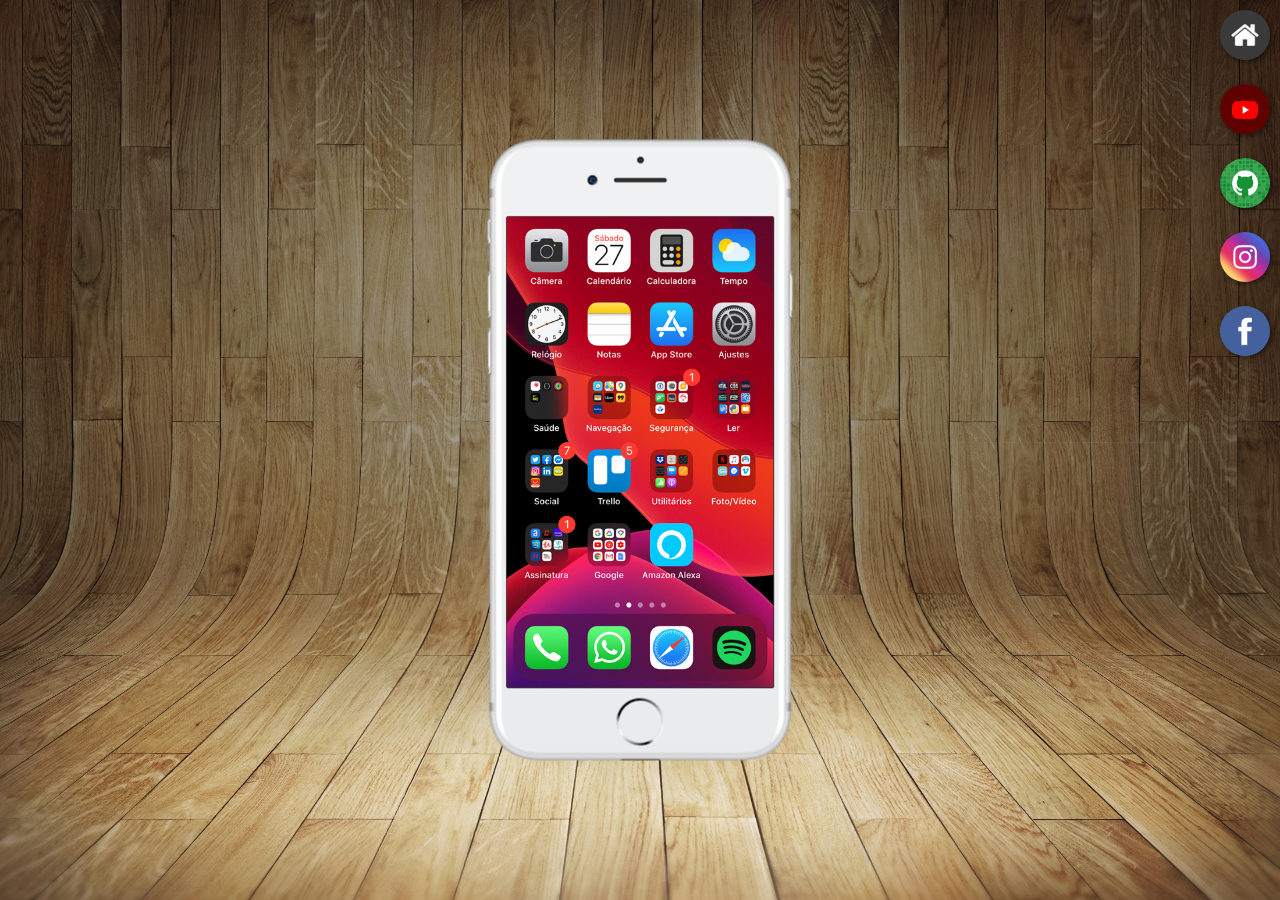
<file: index.html>
<!DOCTYPE html>
<html lang="pt-br">
<head>
    <meta charset="UTF-8">
    <meta name="viewport" content="width=device-width, initial-scale=1.0">
    <title>Projeto Redes Sociais</title>
    <link rel="shortcut icon" href="favicon.ico" type="image/x-icon">
    <link rel="stylesheet" href="style/style.css">
</head>
<body>
    <main>
        <section id="telefone">
            <iframe src="home.html" frameborder="0" name="tela" id="tela">
                Seu navegador não é compativo com esse conteúdo
            </iframe>
        </section>
        <section id="redes-sociais">
            <a href="home.html" target="tela"><img src="image/logo-home.jpg" alt=""></a><br>
            <a href="youtube.html" target="tela"><img src="image/logo-youtube.jpg" alt="YouTube"></a><br>
            <a href="github.html" target="tela"><img src="image/logo-github.jpg" alt="GitHub"></a><br>
            <a href="instagram.html" target="tela"><img src="image/logo-instagram.jpg" alt="Instagram"></a><br>
            <a href="facebook.html" target="tela"><img src="image/logo-facebook.jpg" alt="FaceBook"></a><br>
        </section>
    </main>
</body>
</html>
</file>
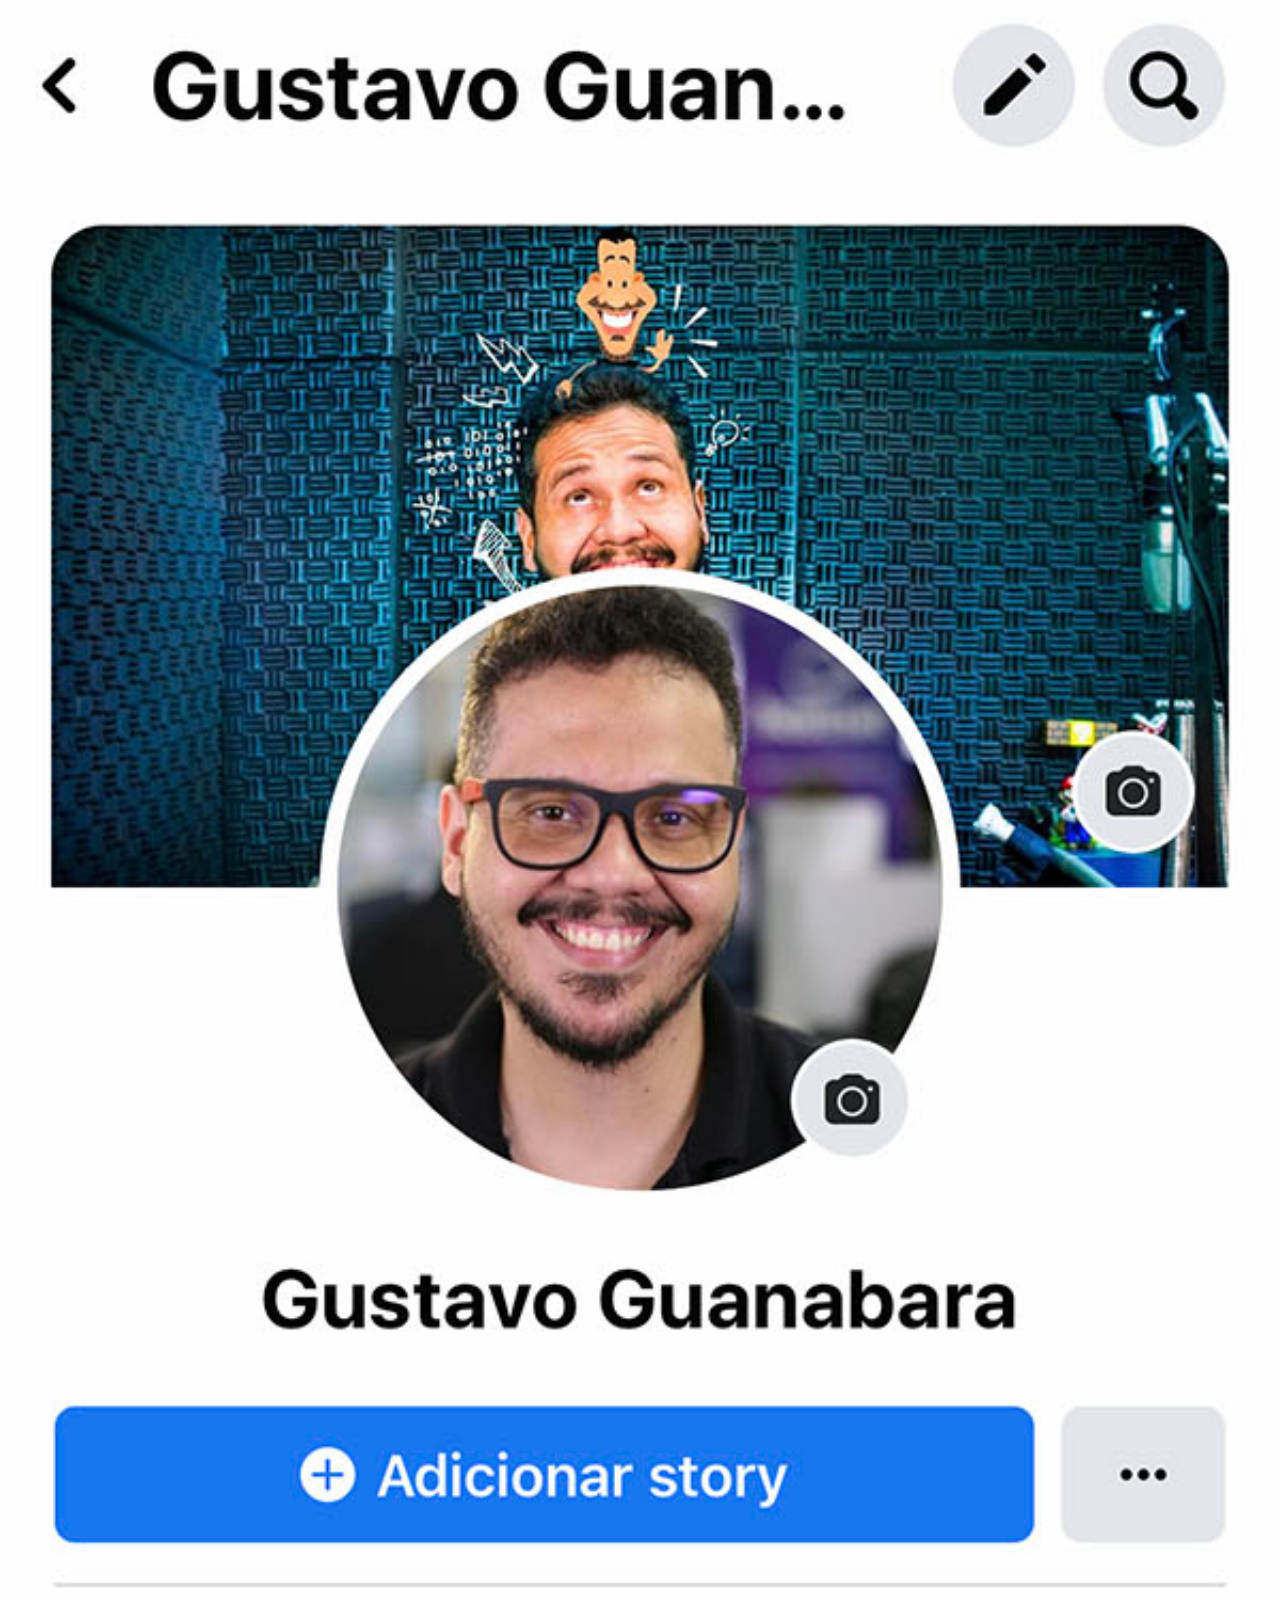
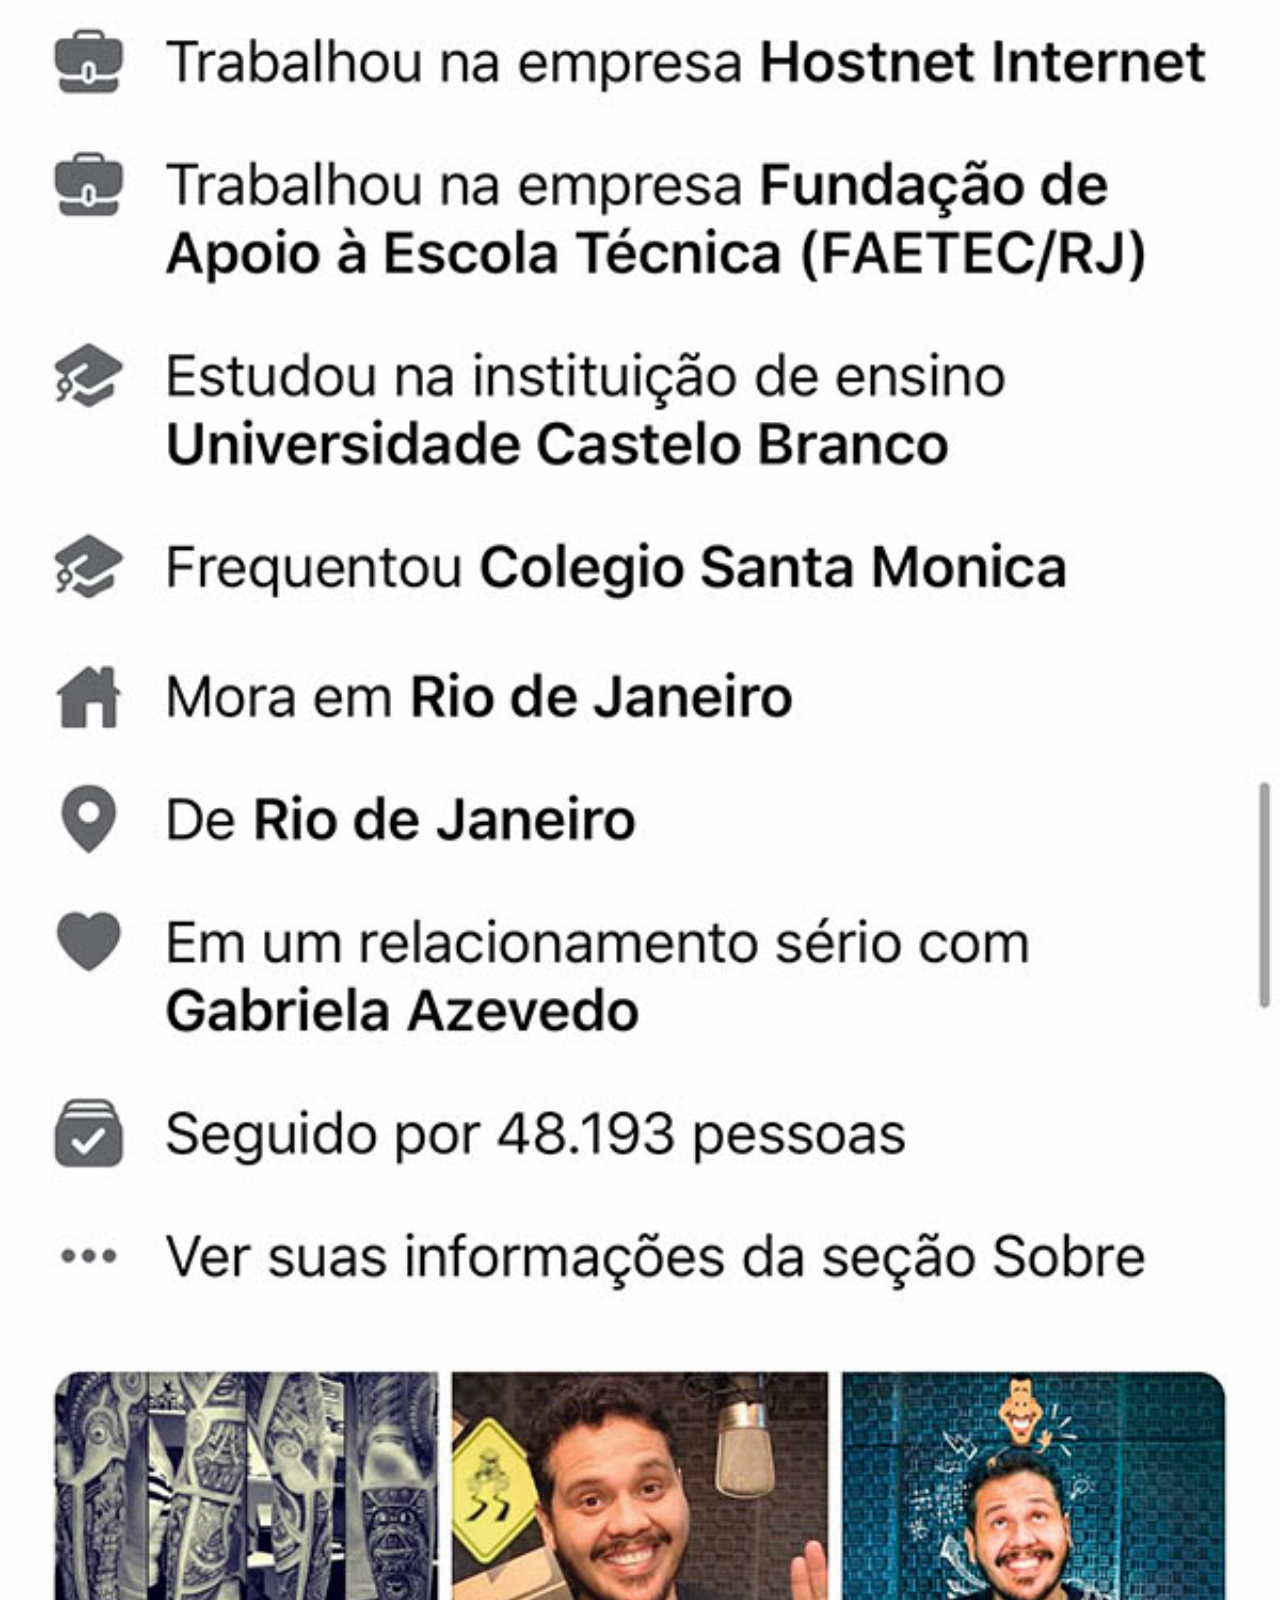
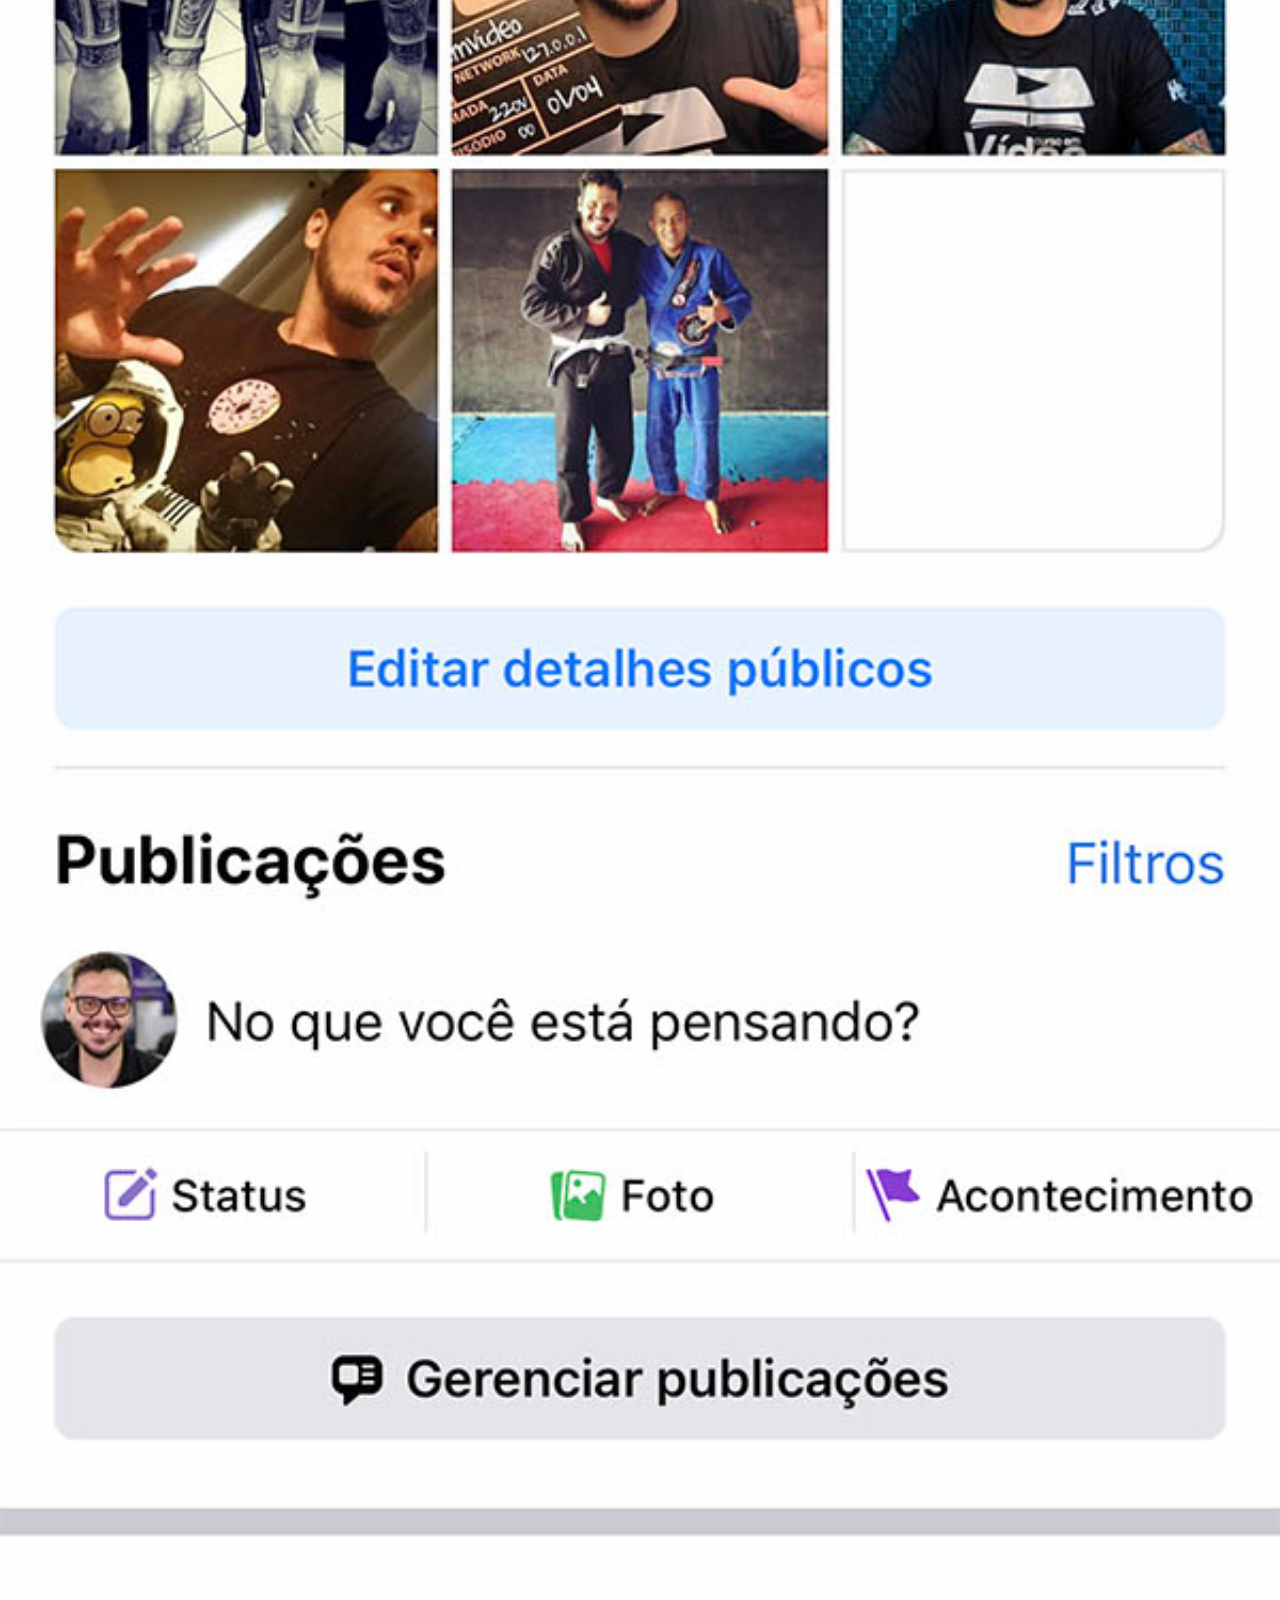
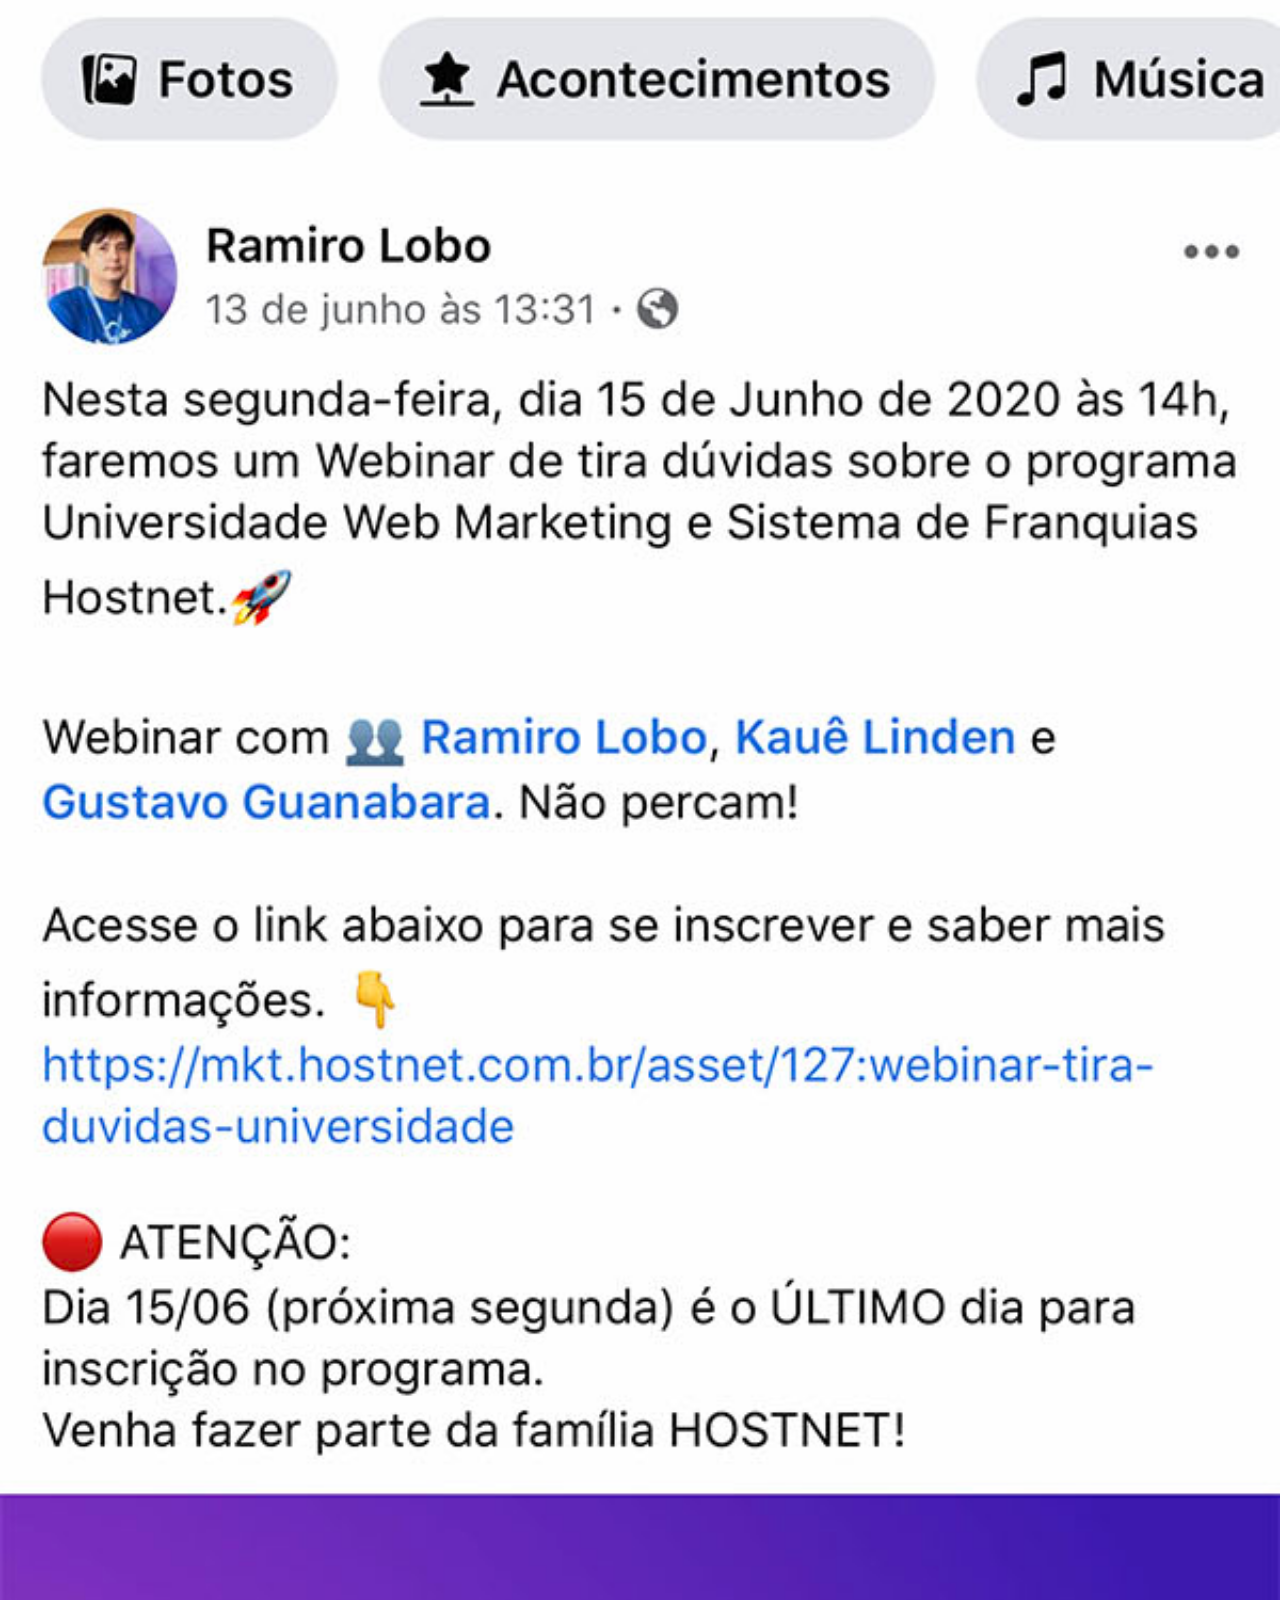
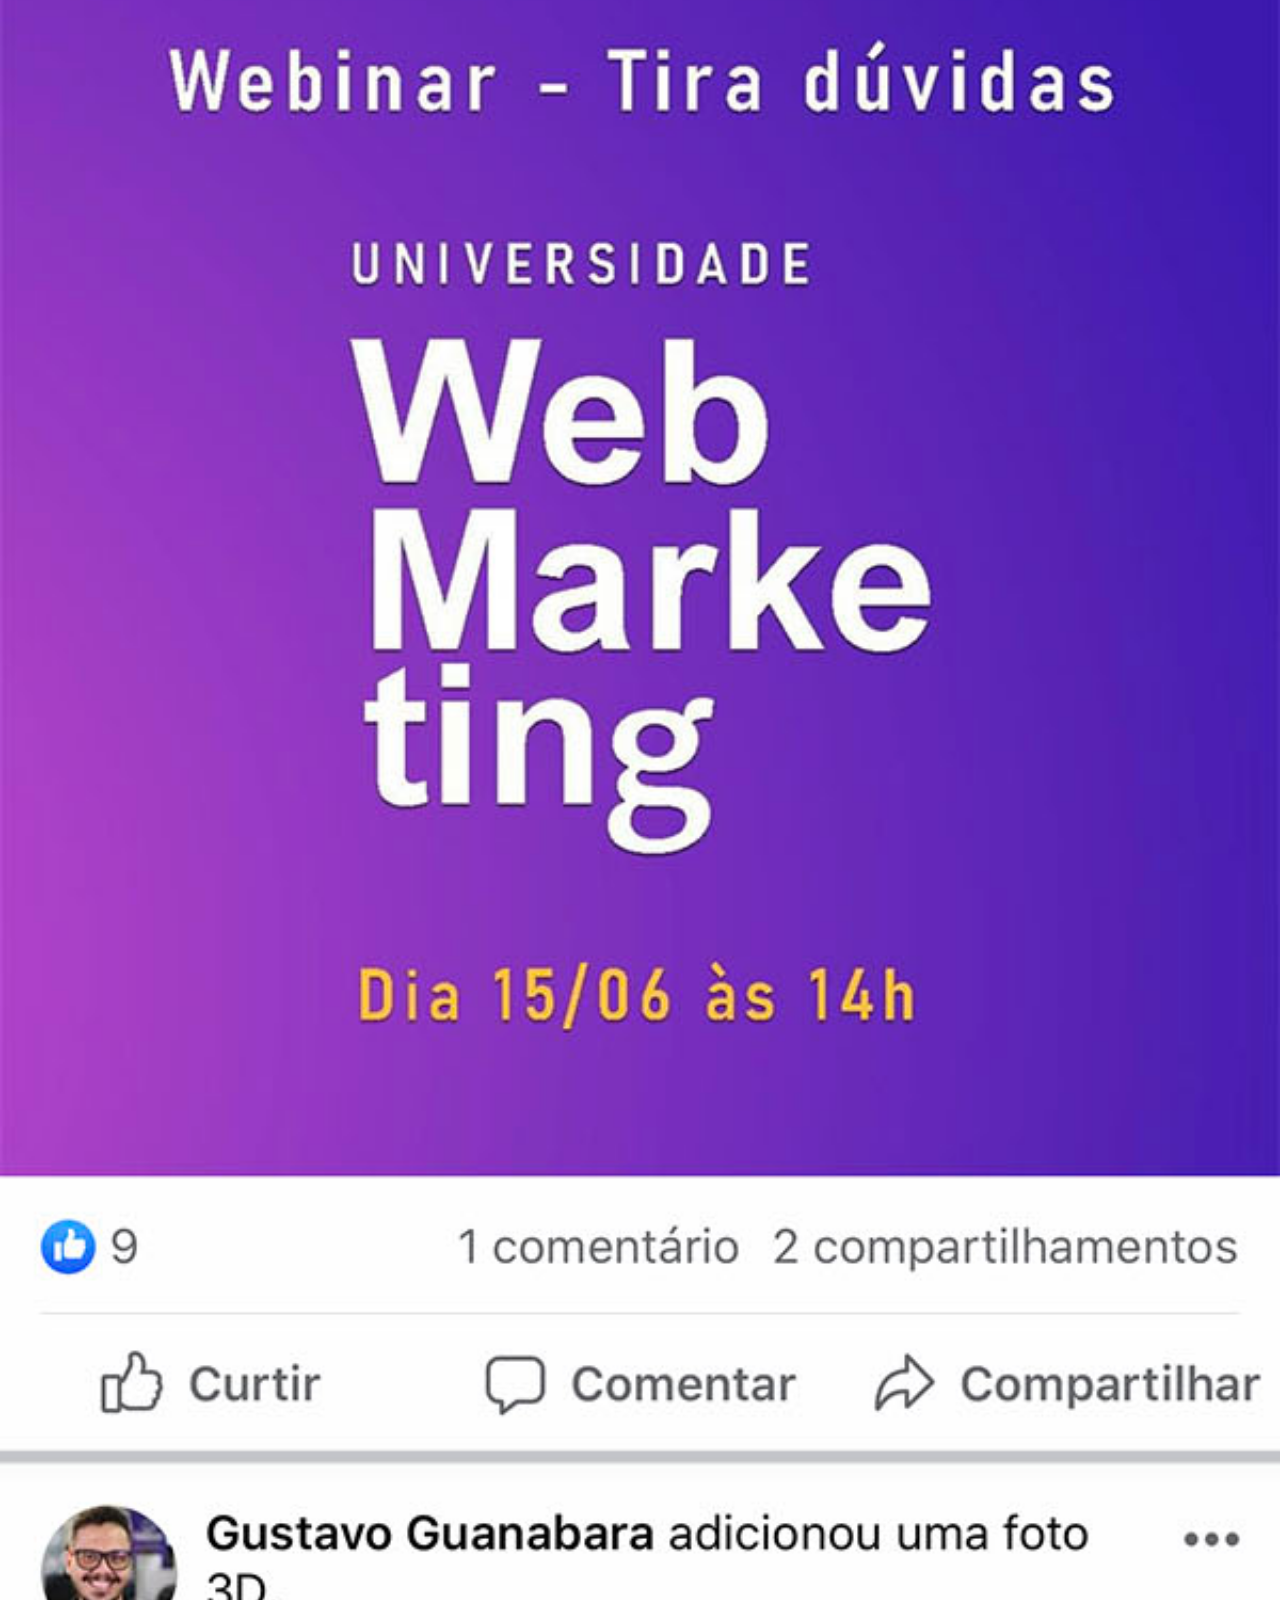
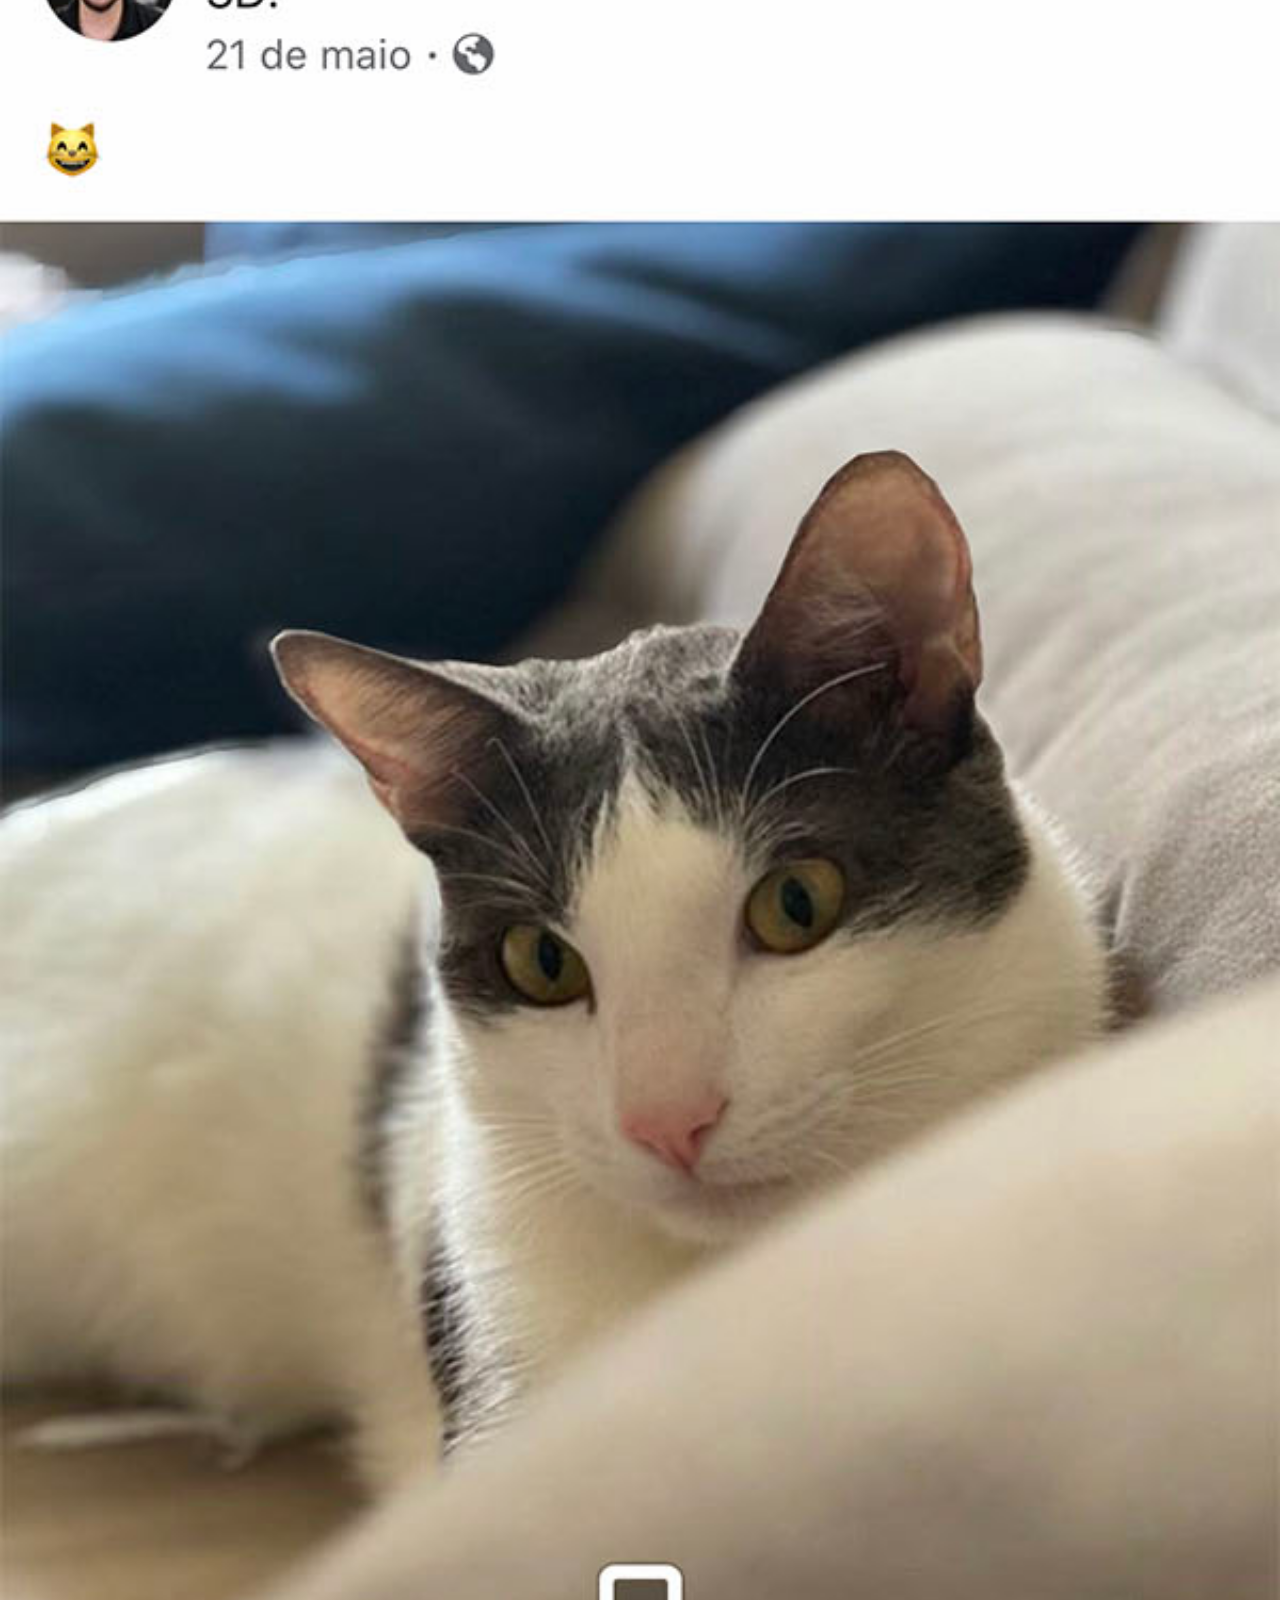
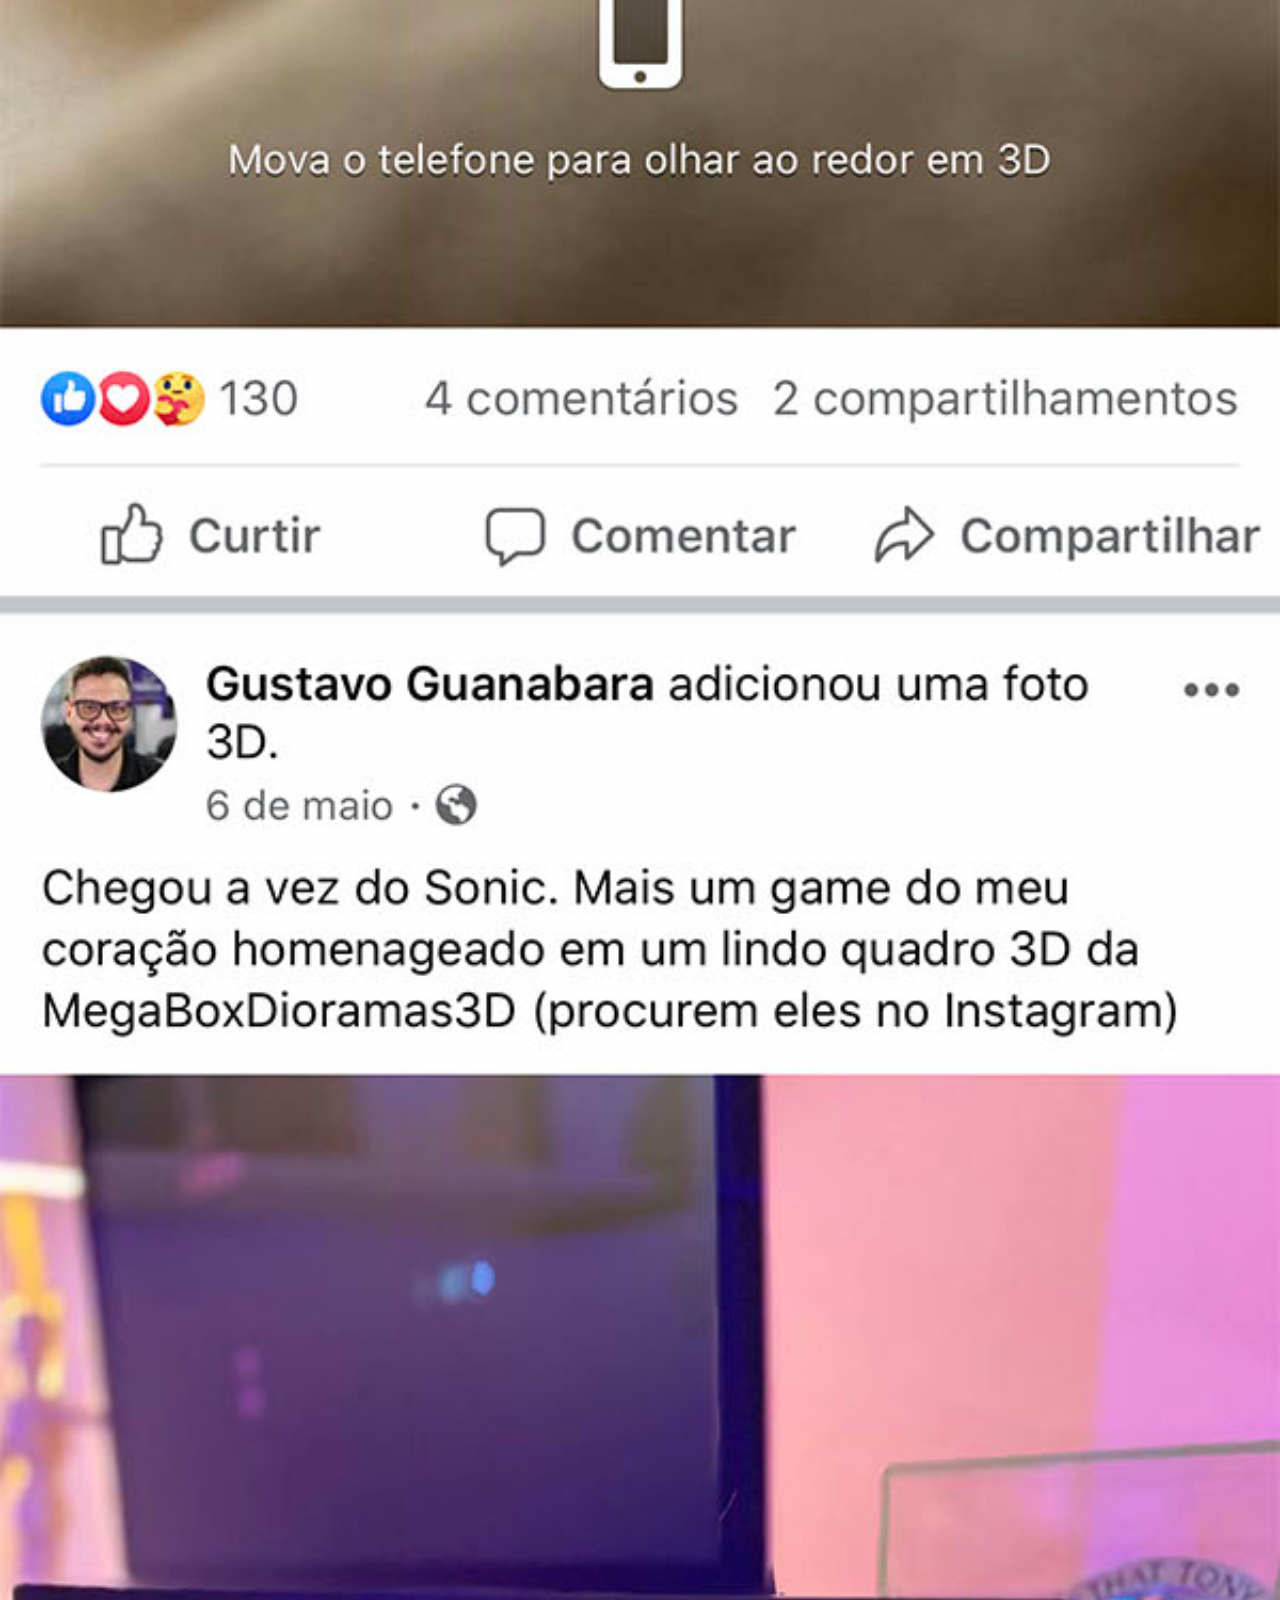
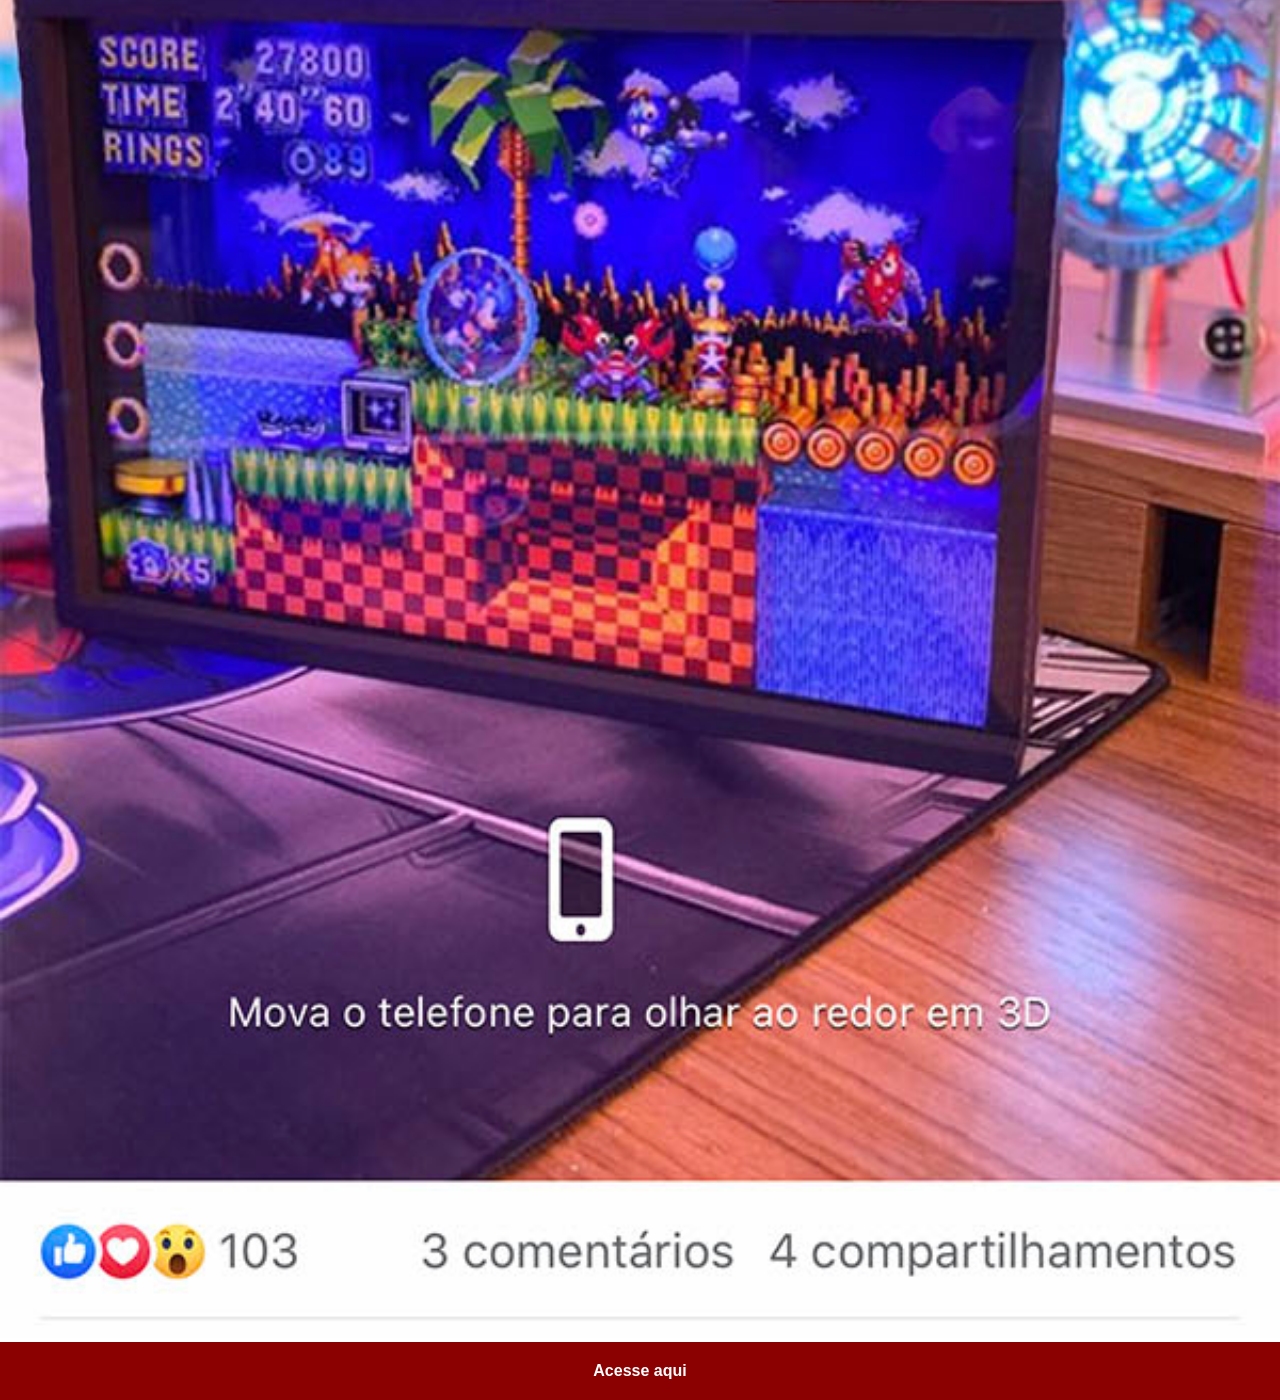
<file: facebook.html>
<!DOCTYPE html>
<html lang="pt-br">
<head>
    <meta charset="UTF-8">
    <meta name="viewport" content="width=device-width, initial-scale=1.0">
    <title>FaceBook</title>
    <link rel="stylesheet" href="style/social.css">
</head>
<body>
    <img src="image/tela-facebook.jpg" alt="FaceBook">
    <a href="https://www.facebook.com/?locale=pt_PT" target="_blank">Acesse aqui</a>
</body>
</html>
</file>
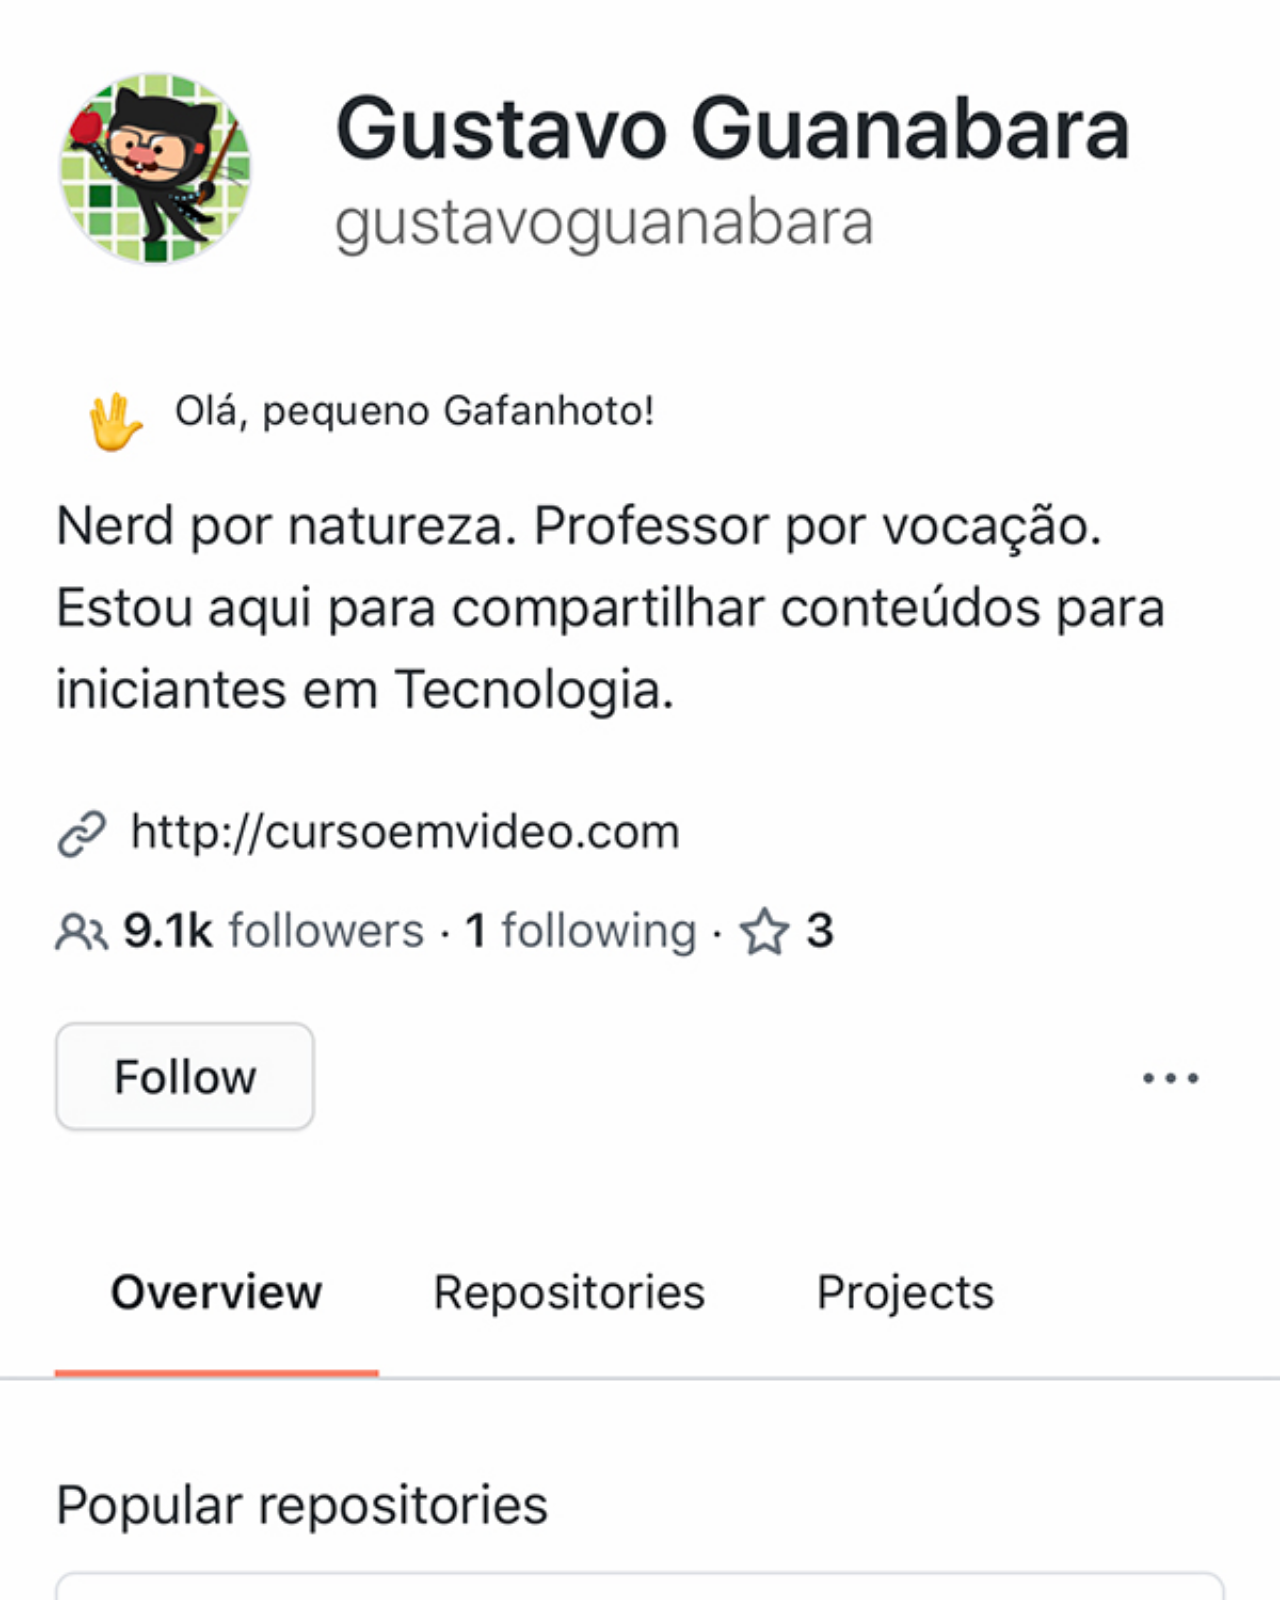
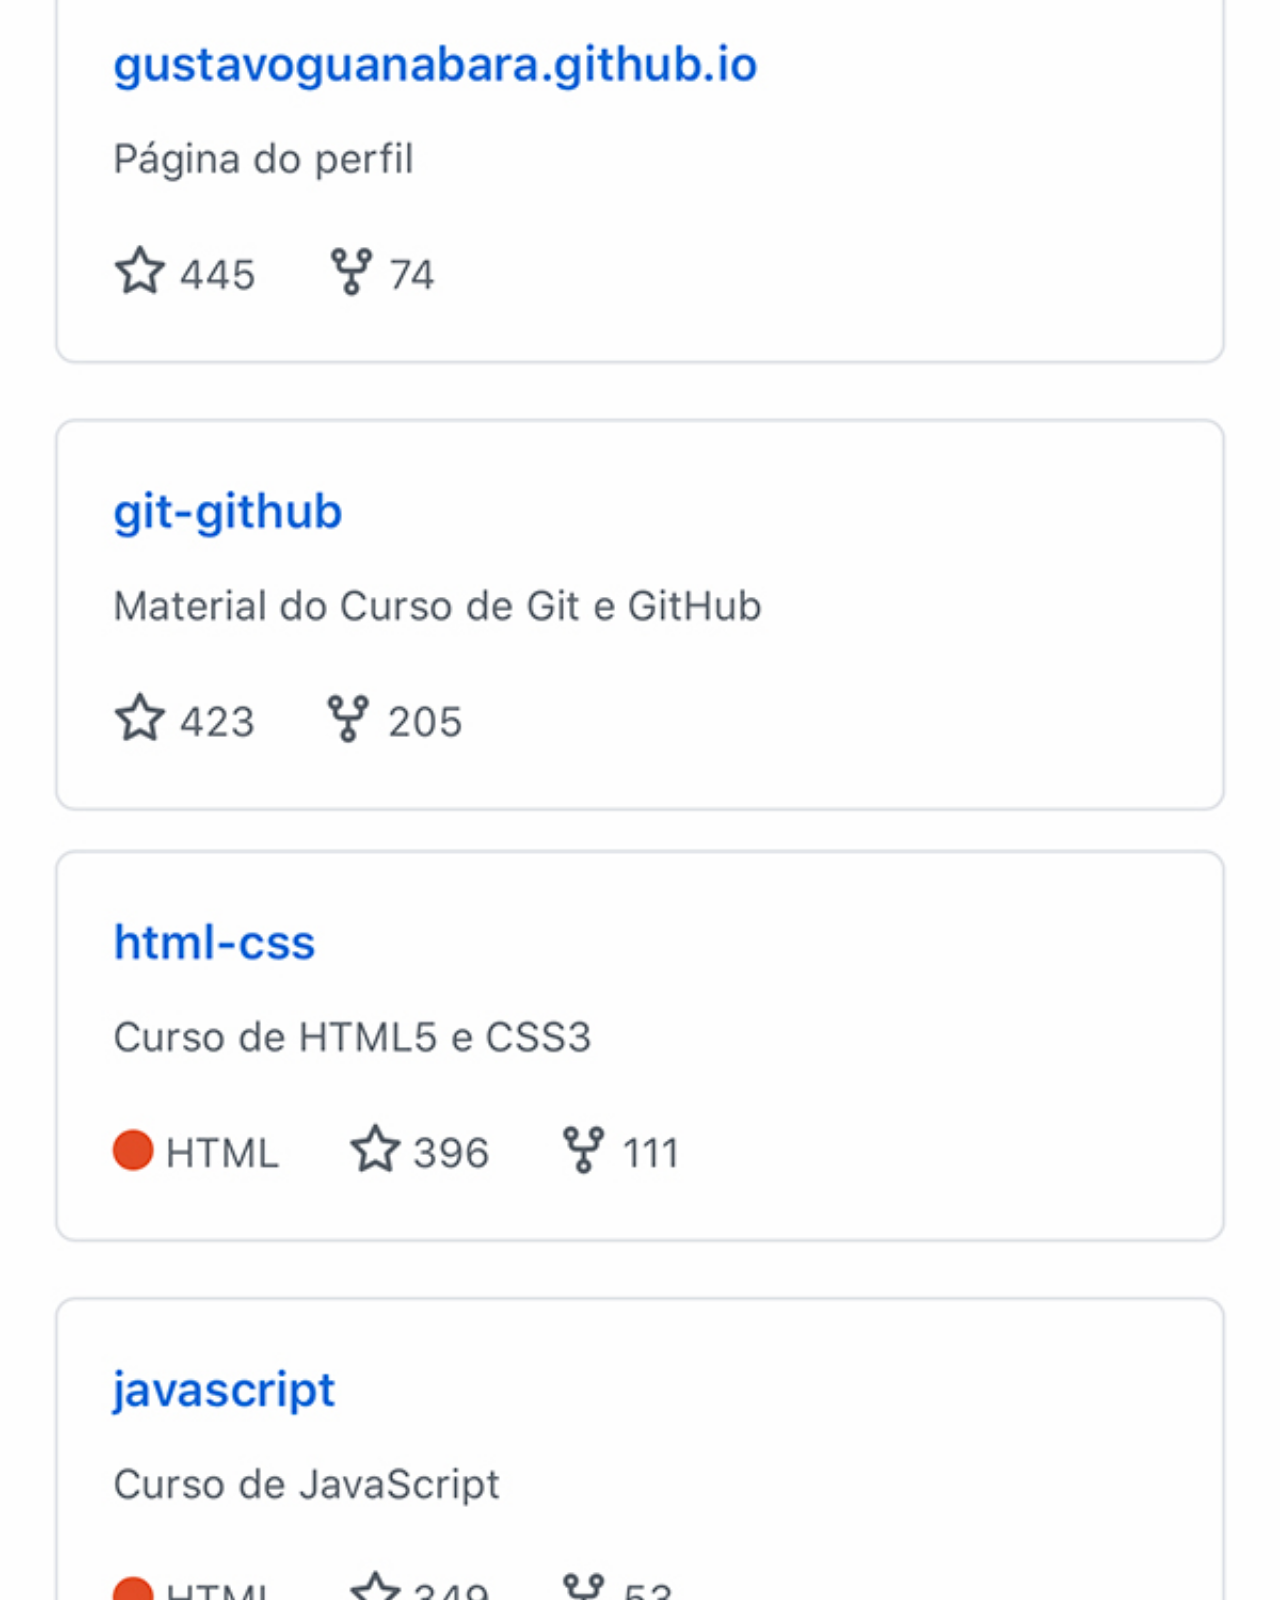
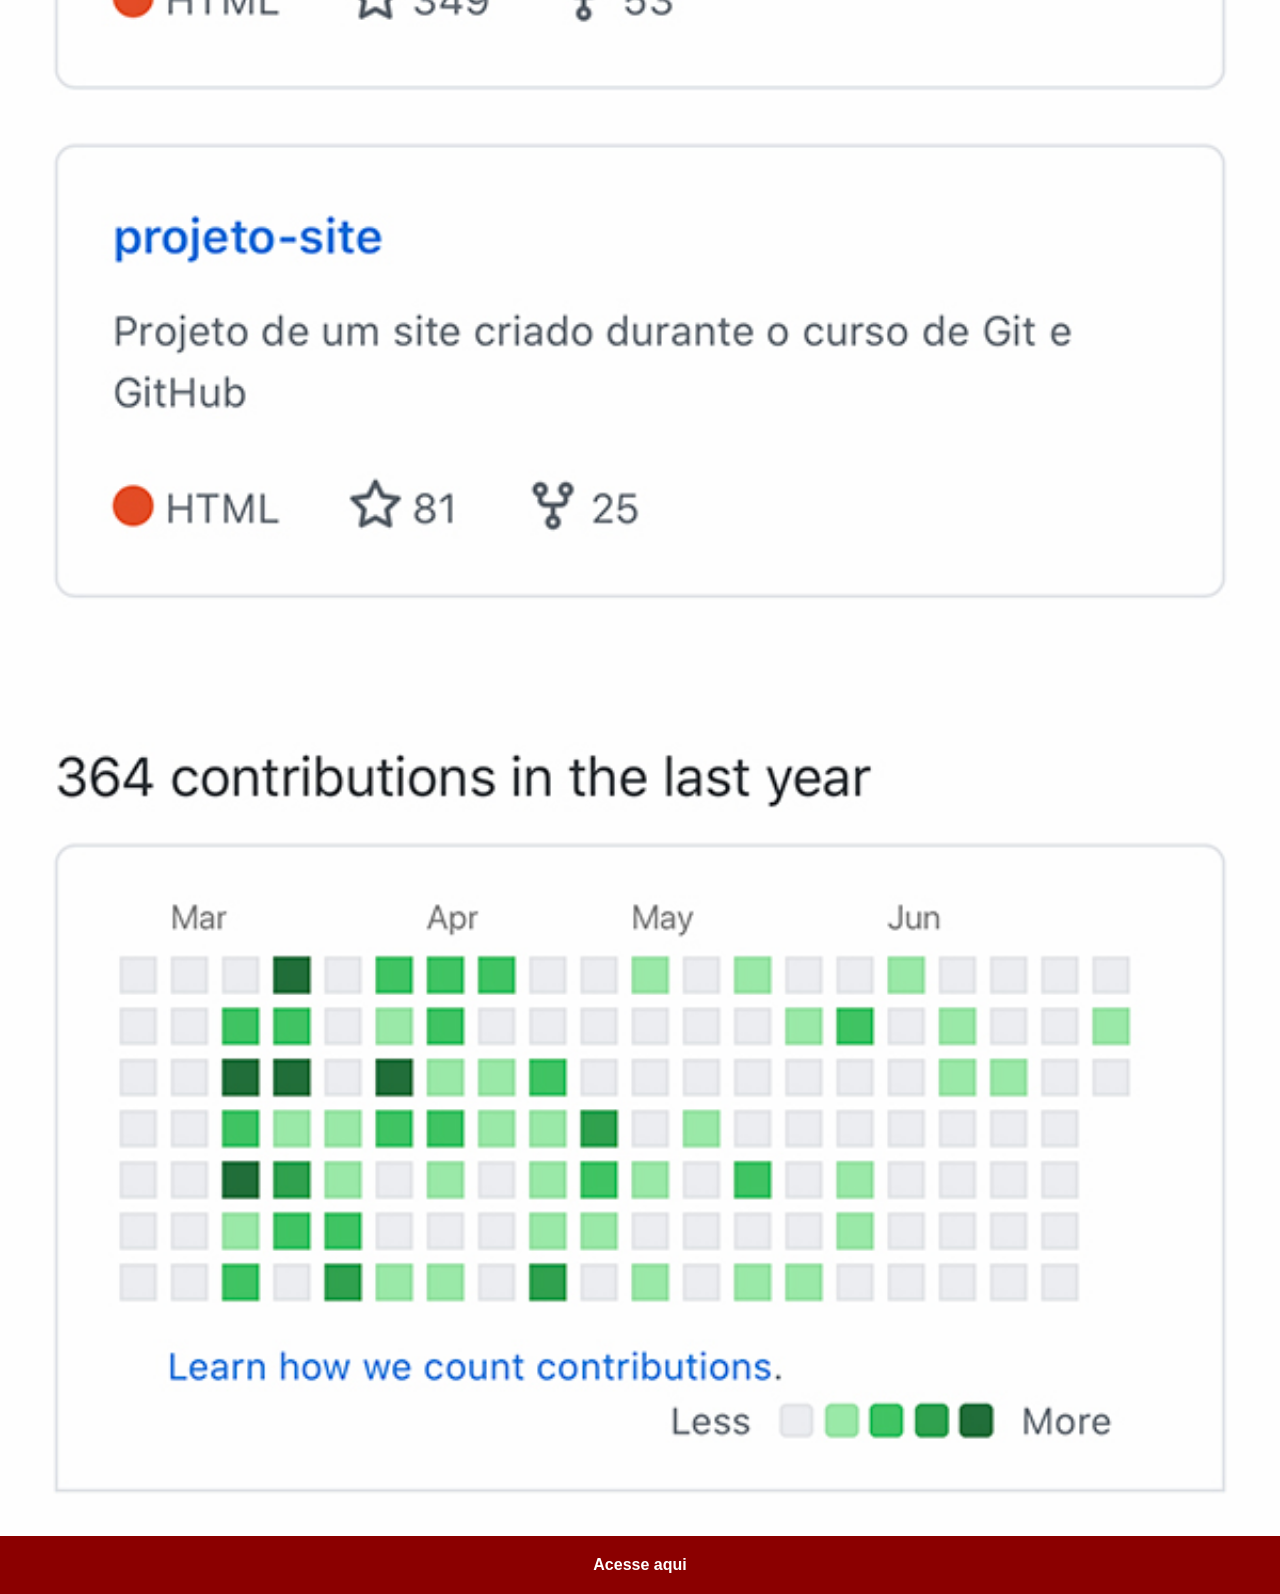
<file: github.html>
<!DOCTYPE html>
<html lang="pt-br">
<head>
    <meta charset="UTF-8">
    <meta name="viewport" content="width=device-width, initial-scale=1.0">
    <title>GitHub</title>
    <link rel="stylesheet" href="style/social.css">
</head>
<body>
    <img src="image/tela-github.jpg" alt="GitHub">
    <a href="https://github.com/gustavoguanabara" target="_blank">Acesse aqui</a>
</body>
</html>
</file>
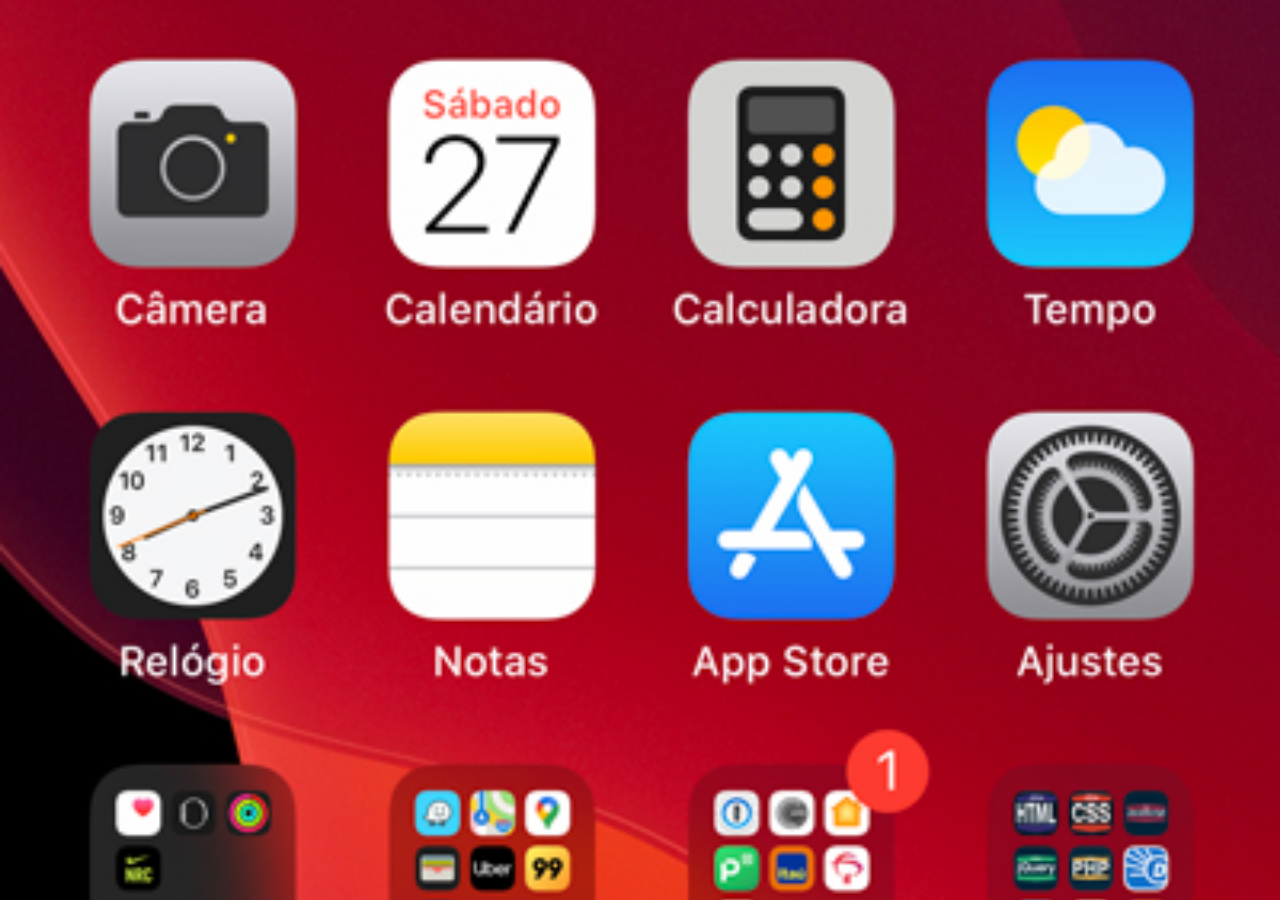
<file: home.html>
<!DOCTYPE html>
<html lang="pt-br">
<head>
    <meta charset="UTF-8">
    <meta name="viewport" content="width=device-width, initial-scale=1.0">
    <title>Home</title>
    <style>
        * {
            margin: 0px;
            padding: 0px;
        }
        body {
            width: 100vw;
            height: 100vh;
            background: black url('image/tela-home.jpg') no-repeat top center;
            background-size: 100%;
        }
    </style>
</head>
<body>
    
</body>
</html>
</file>
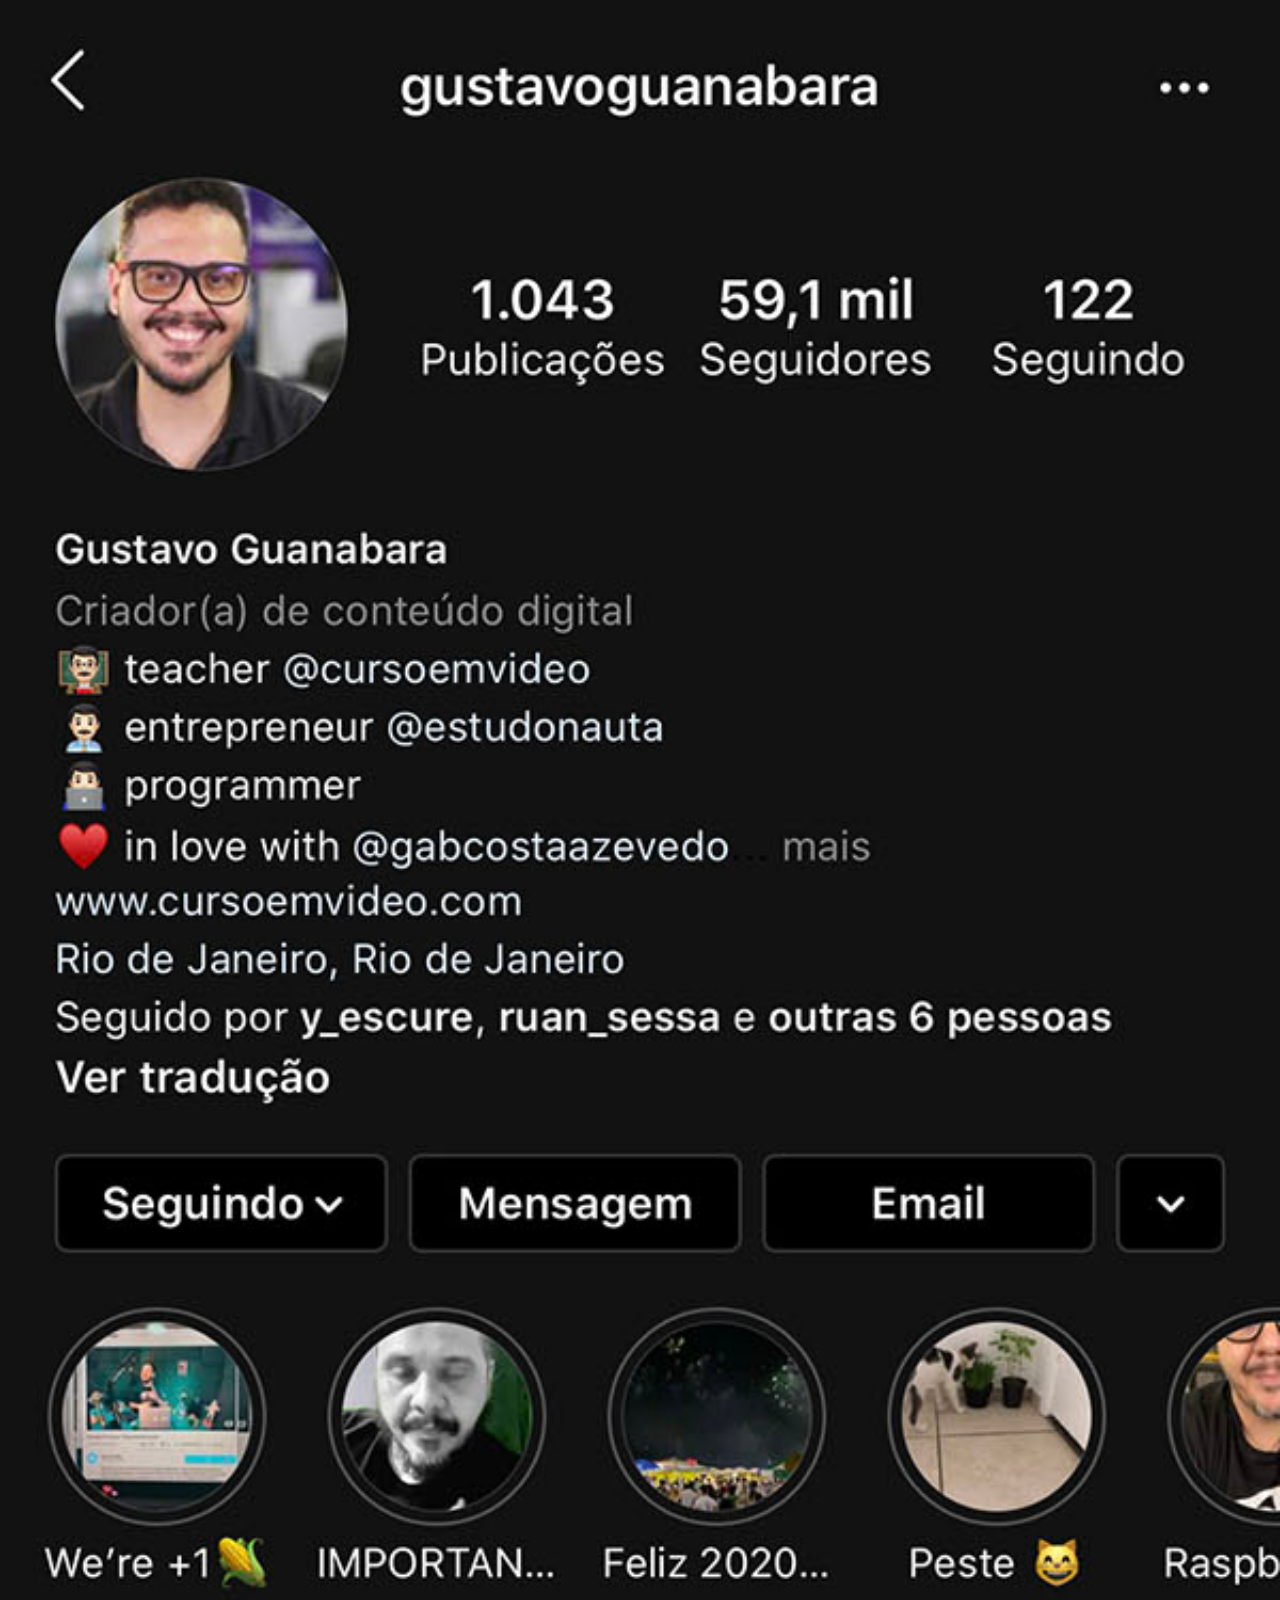
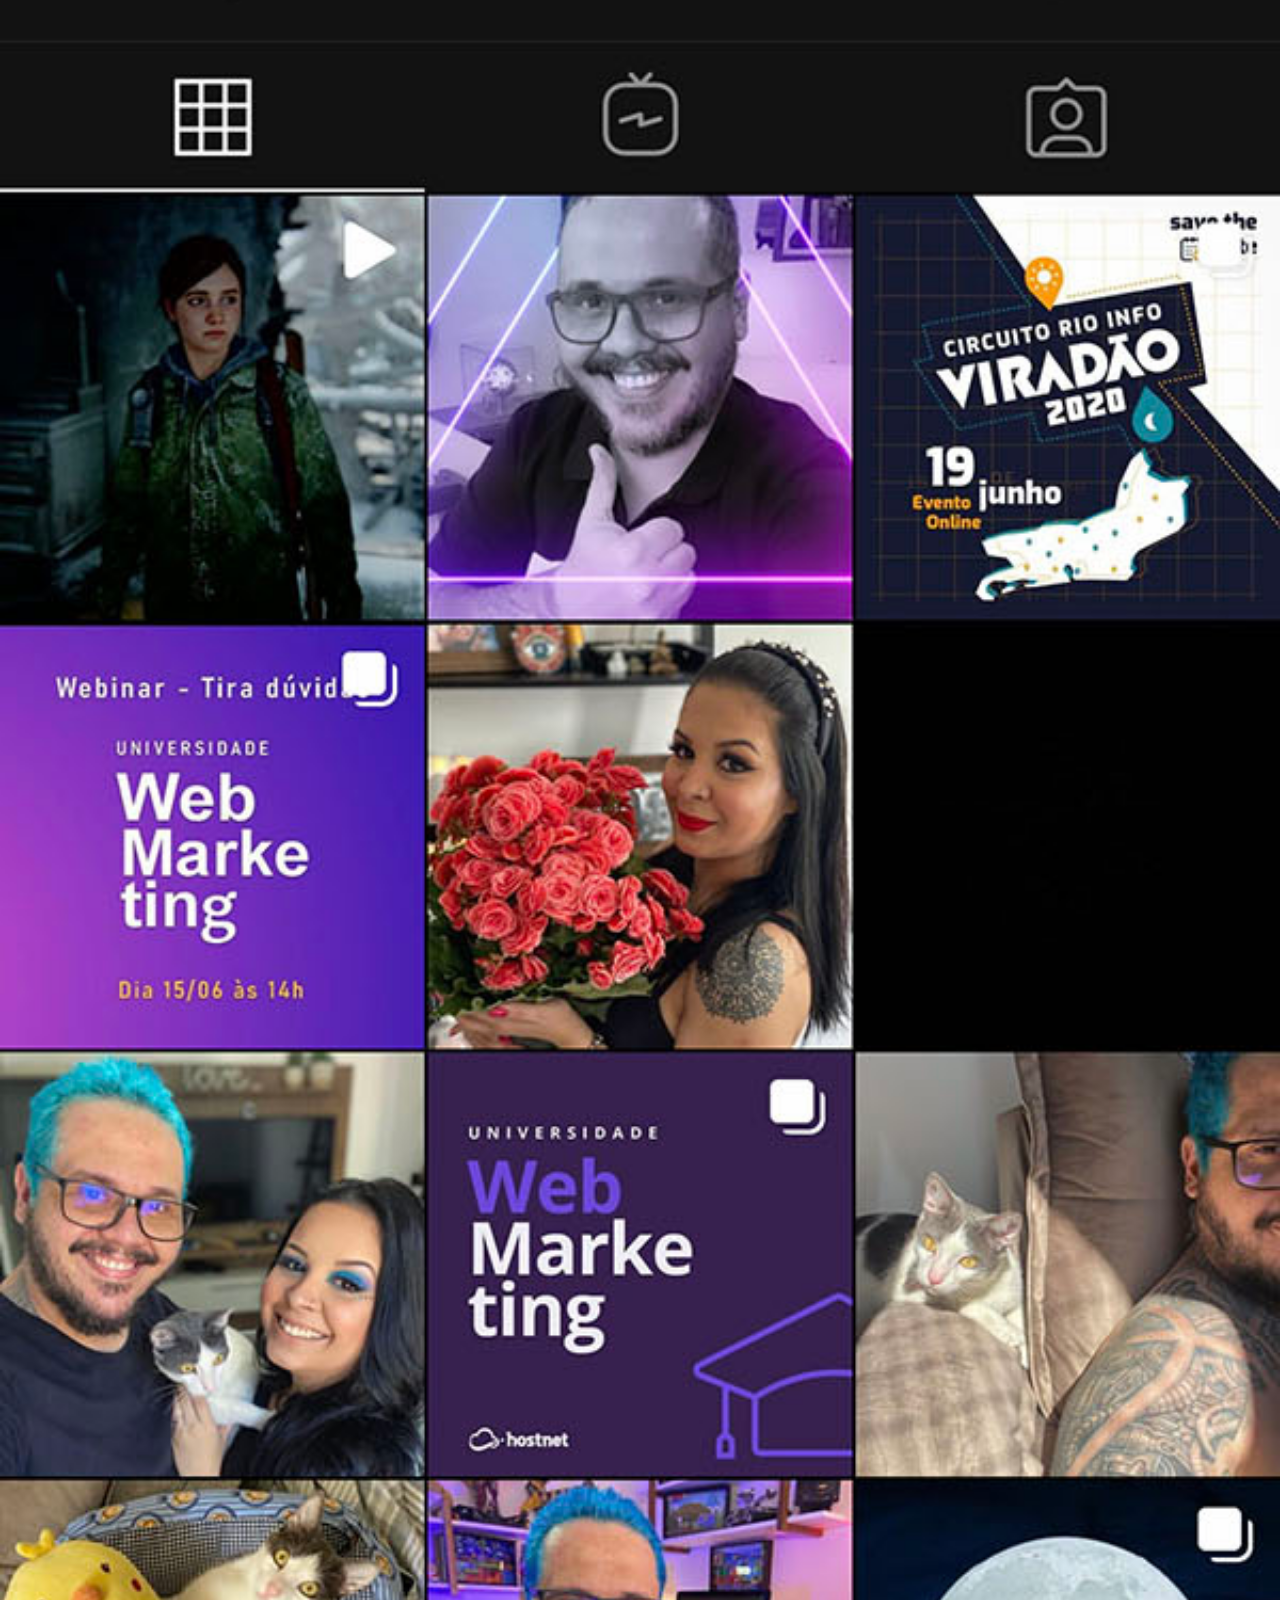
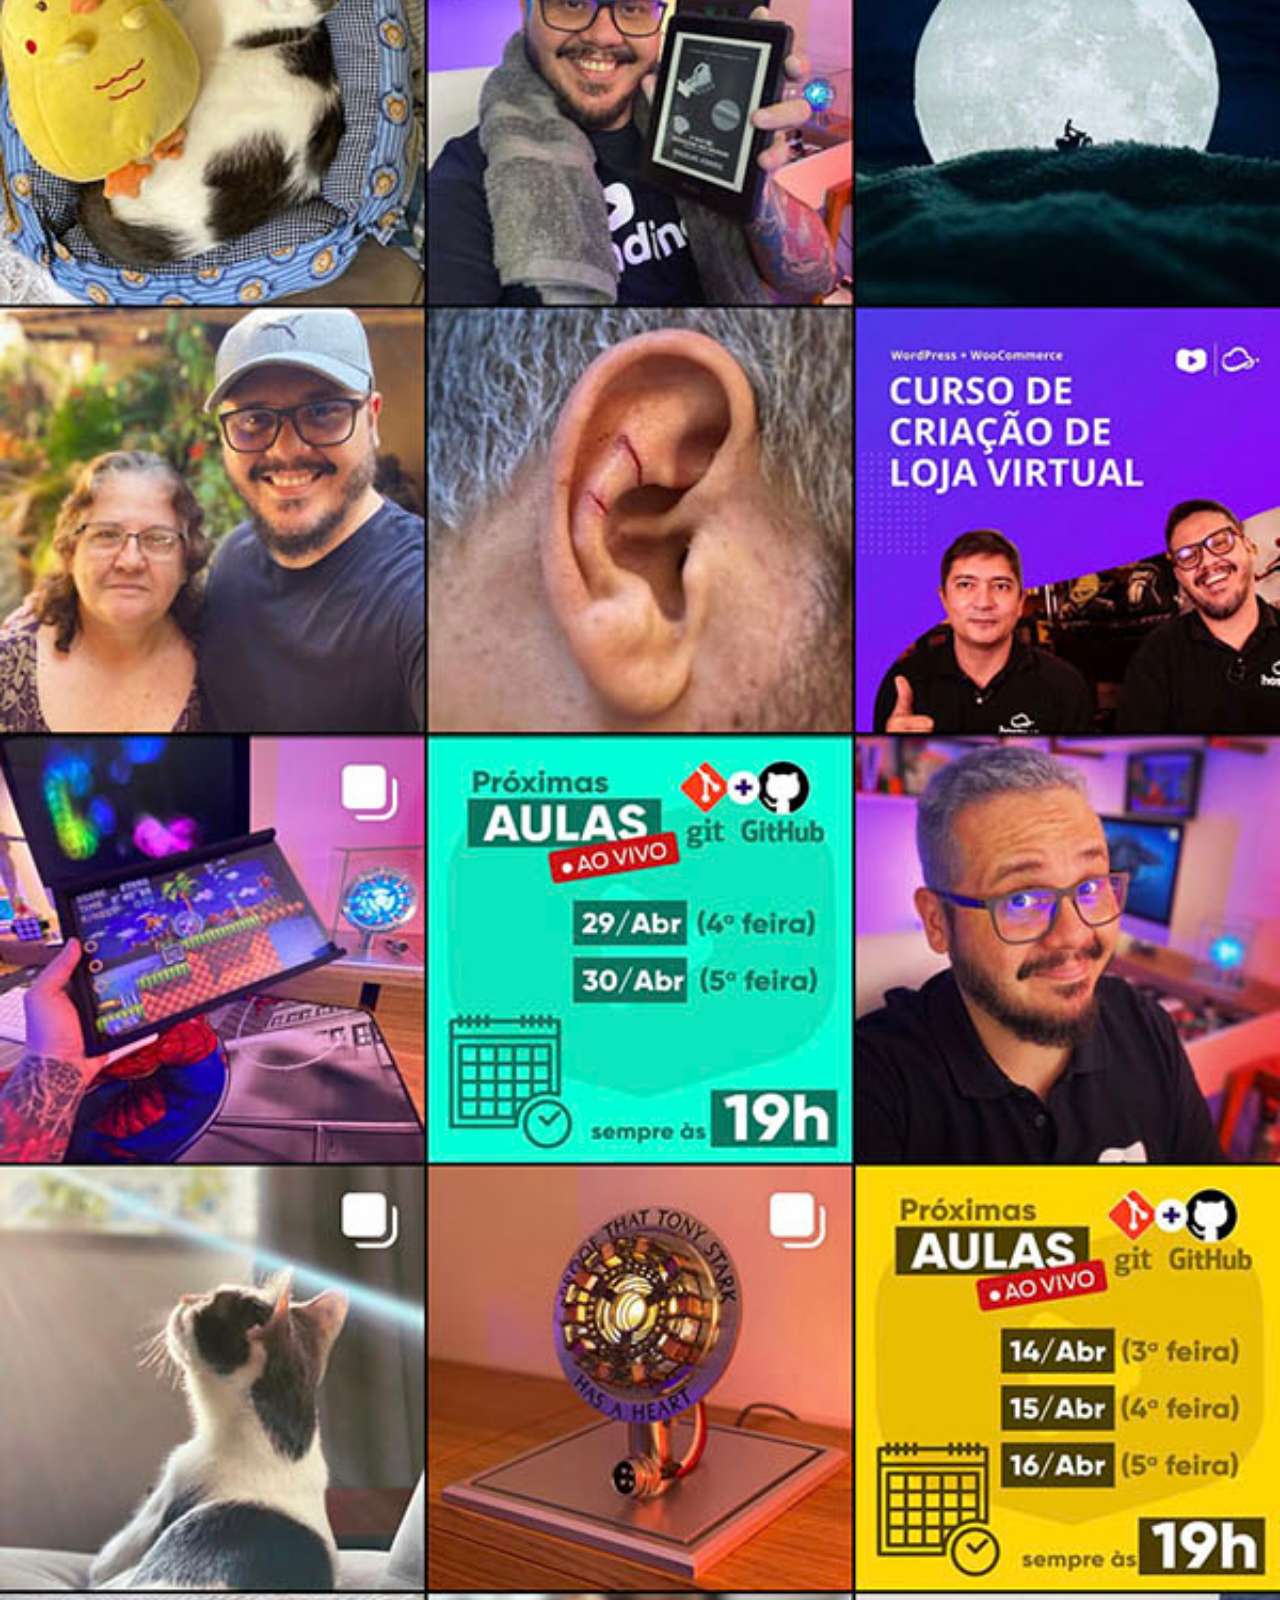
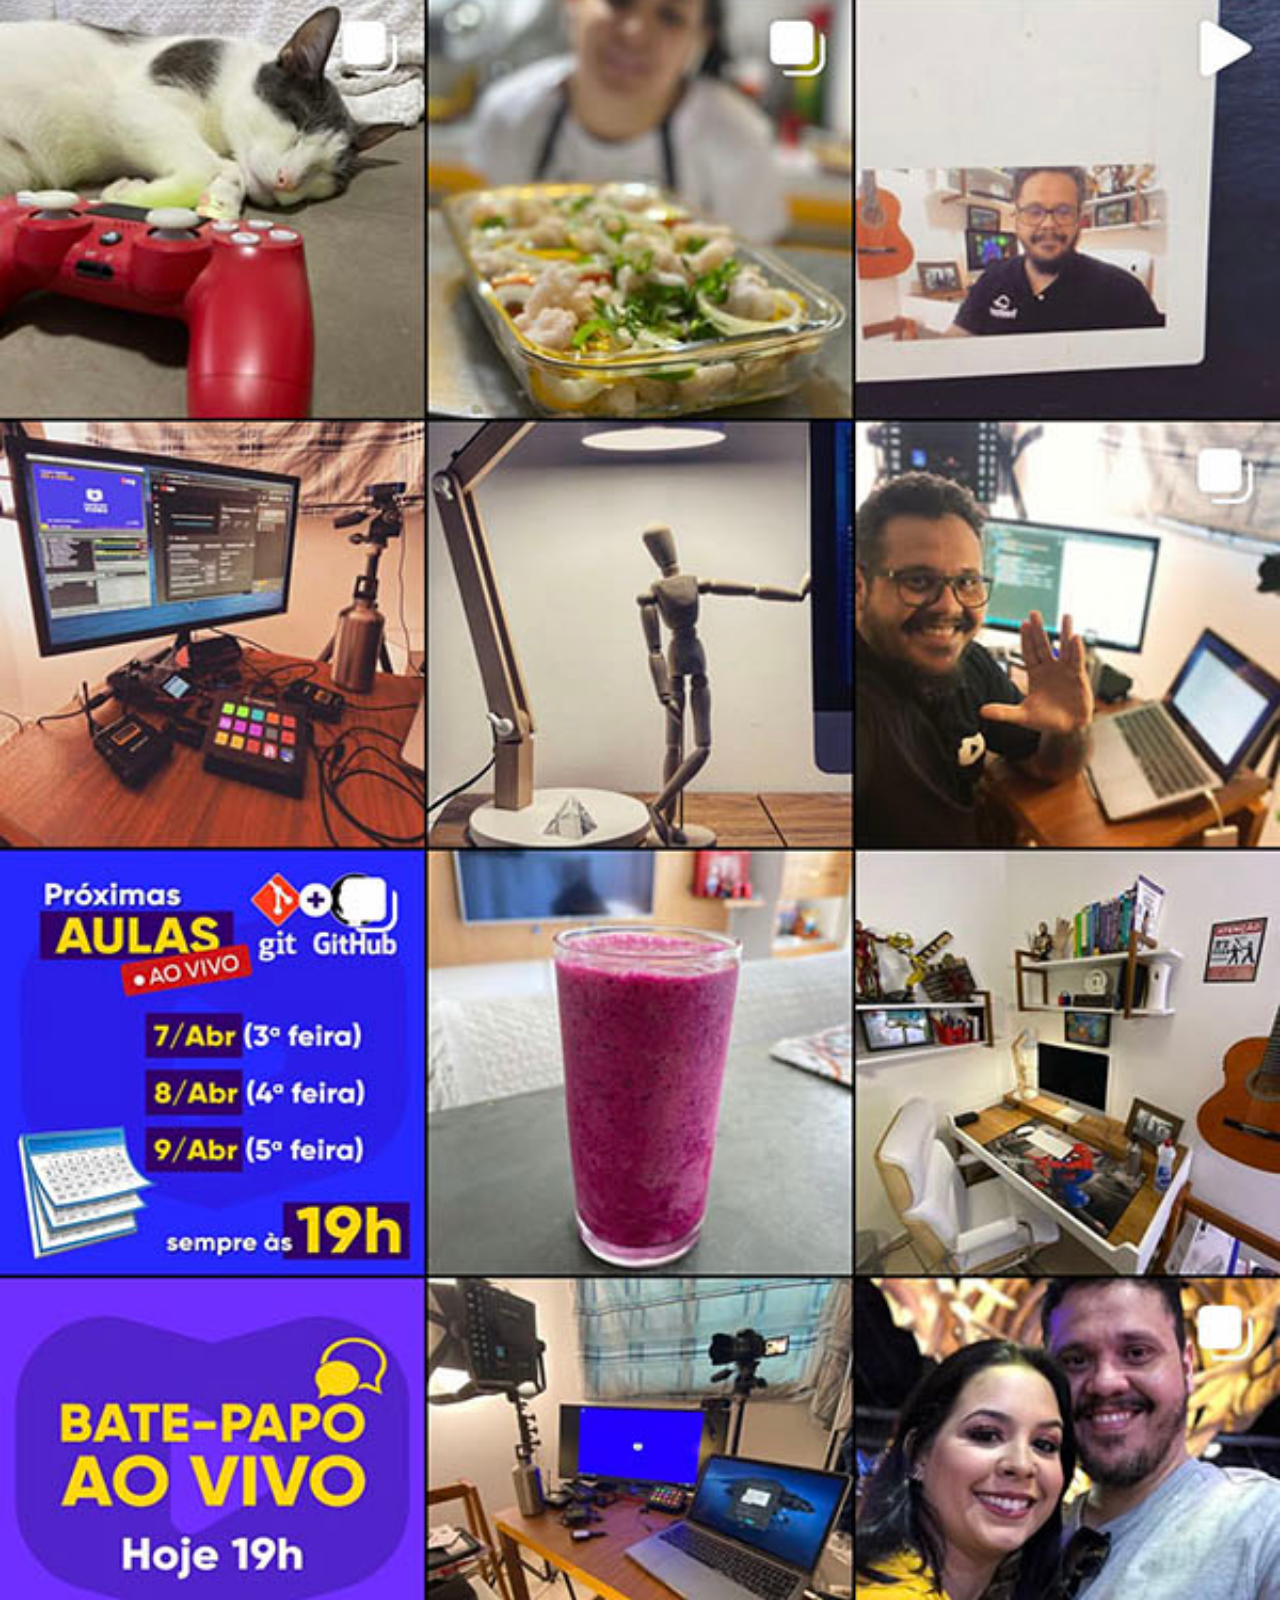
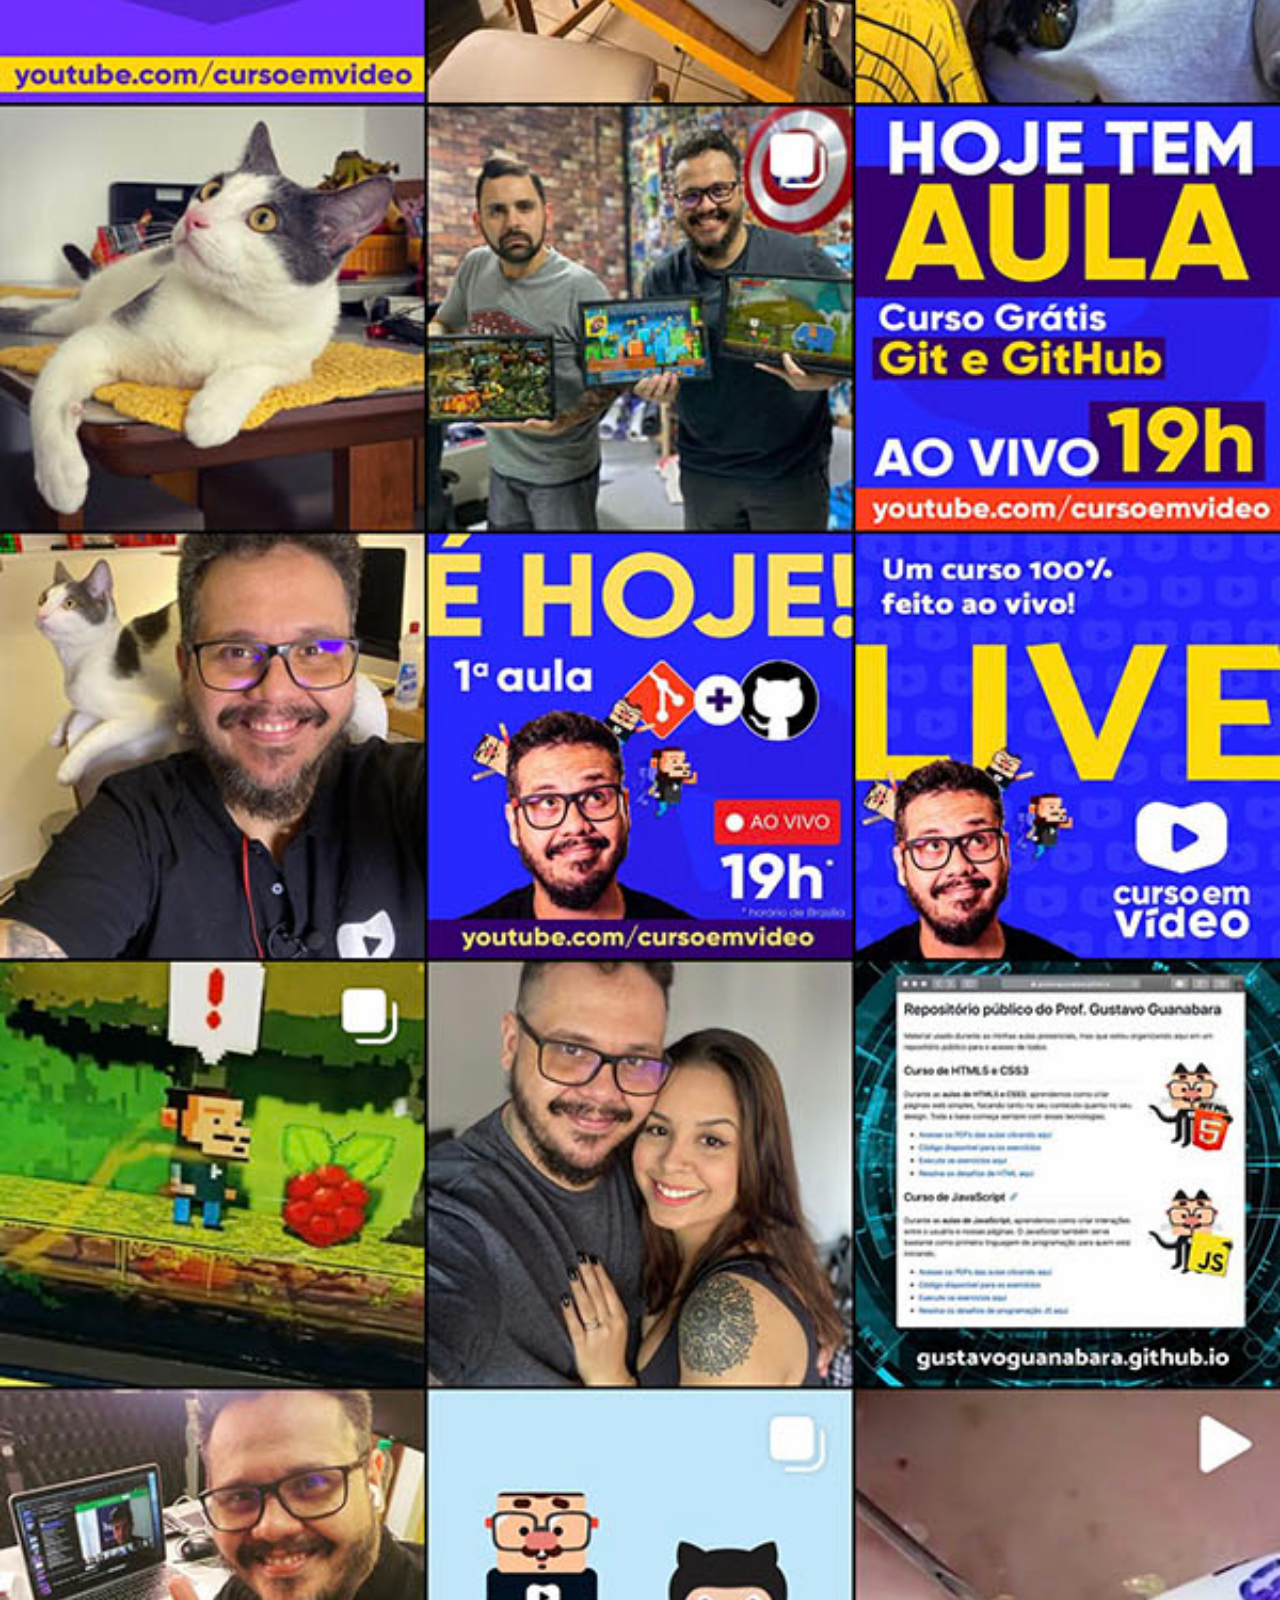
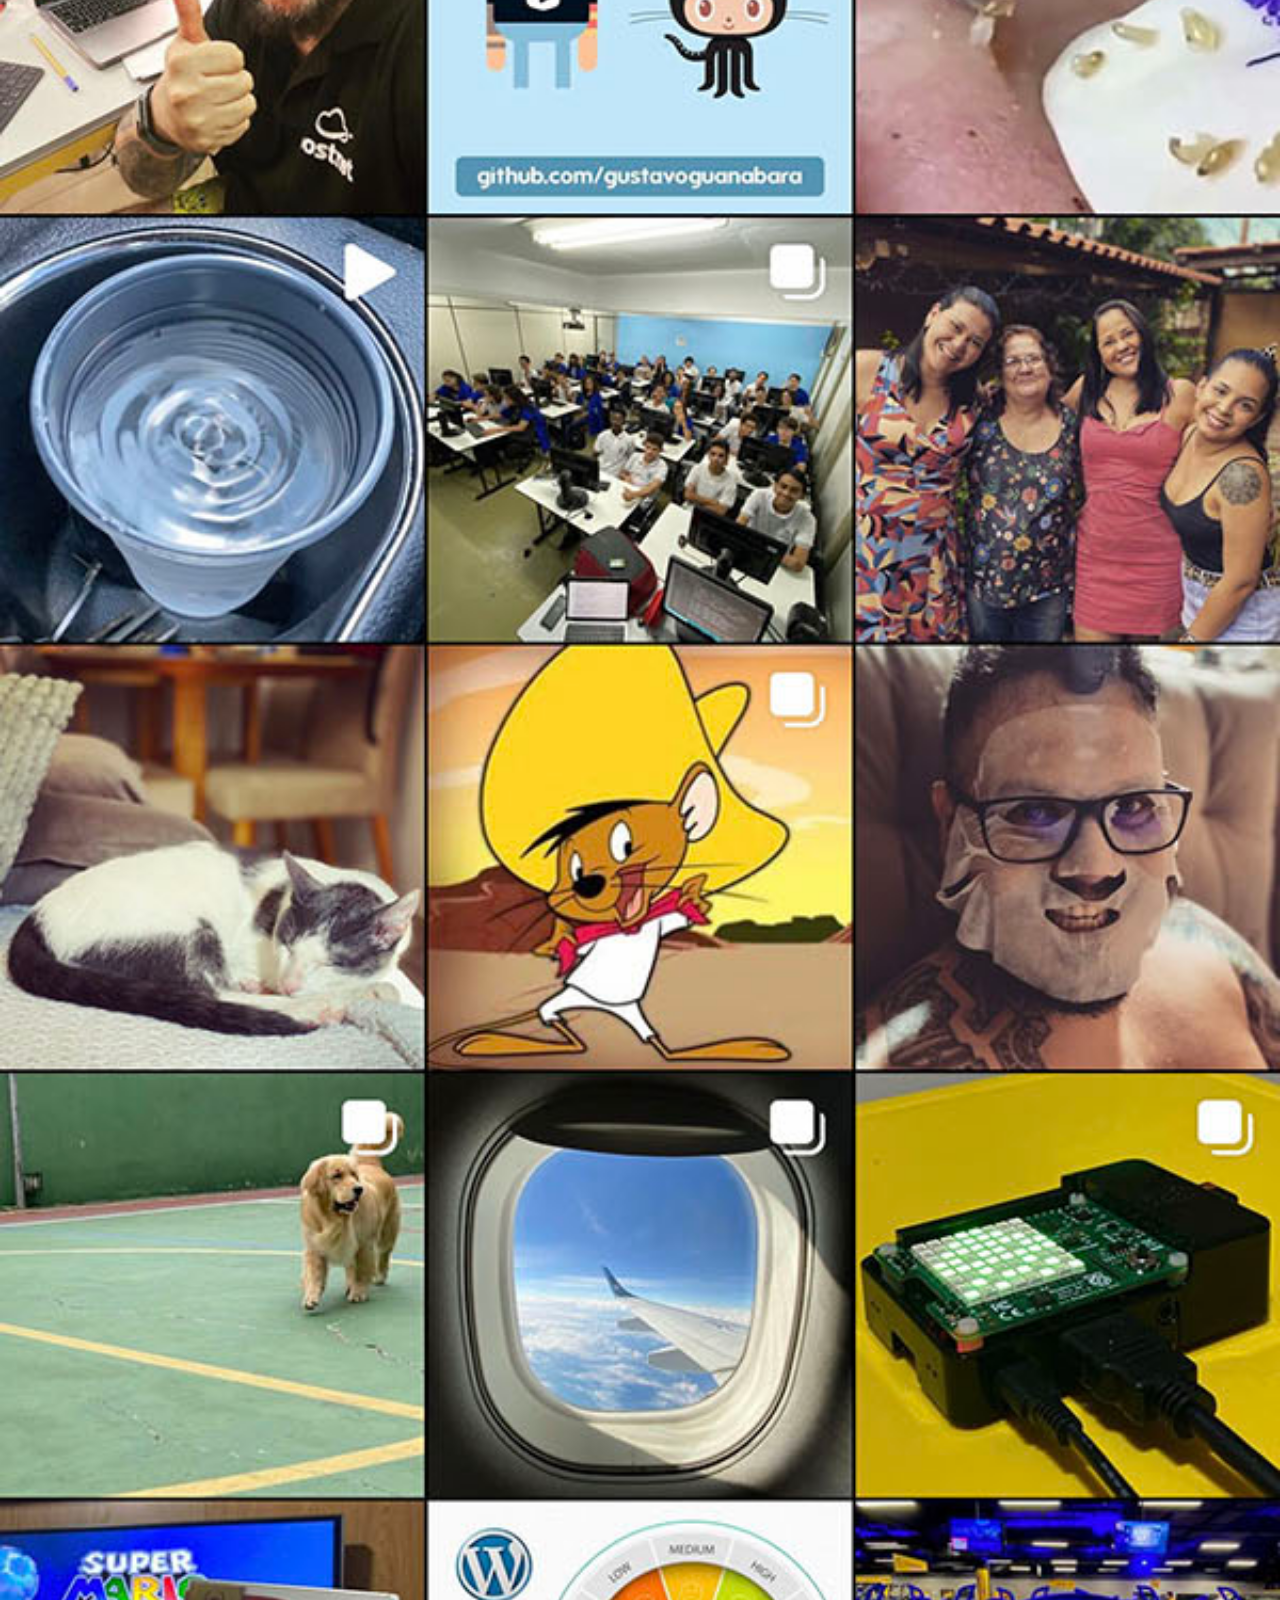
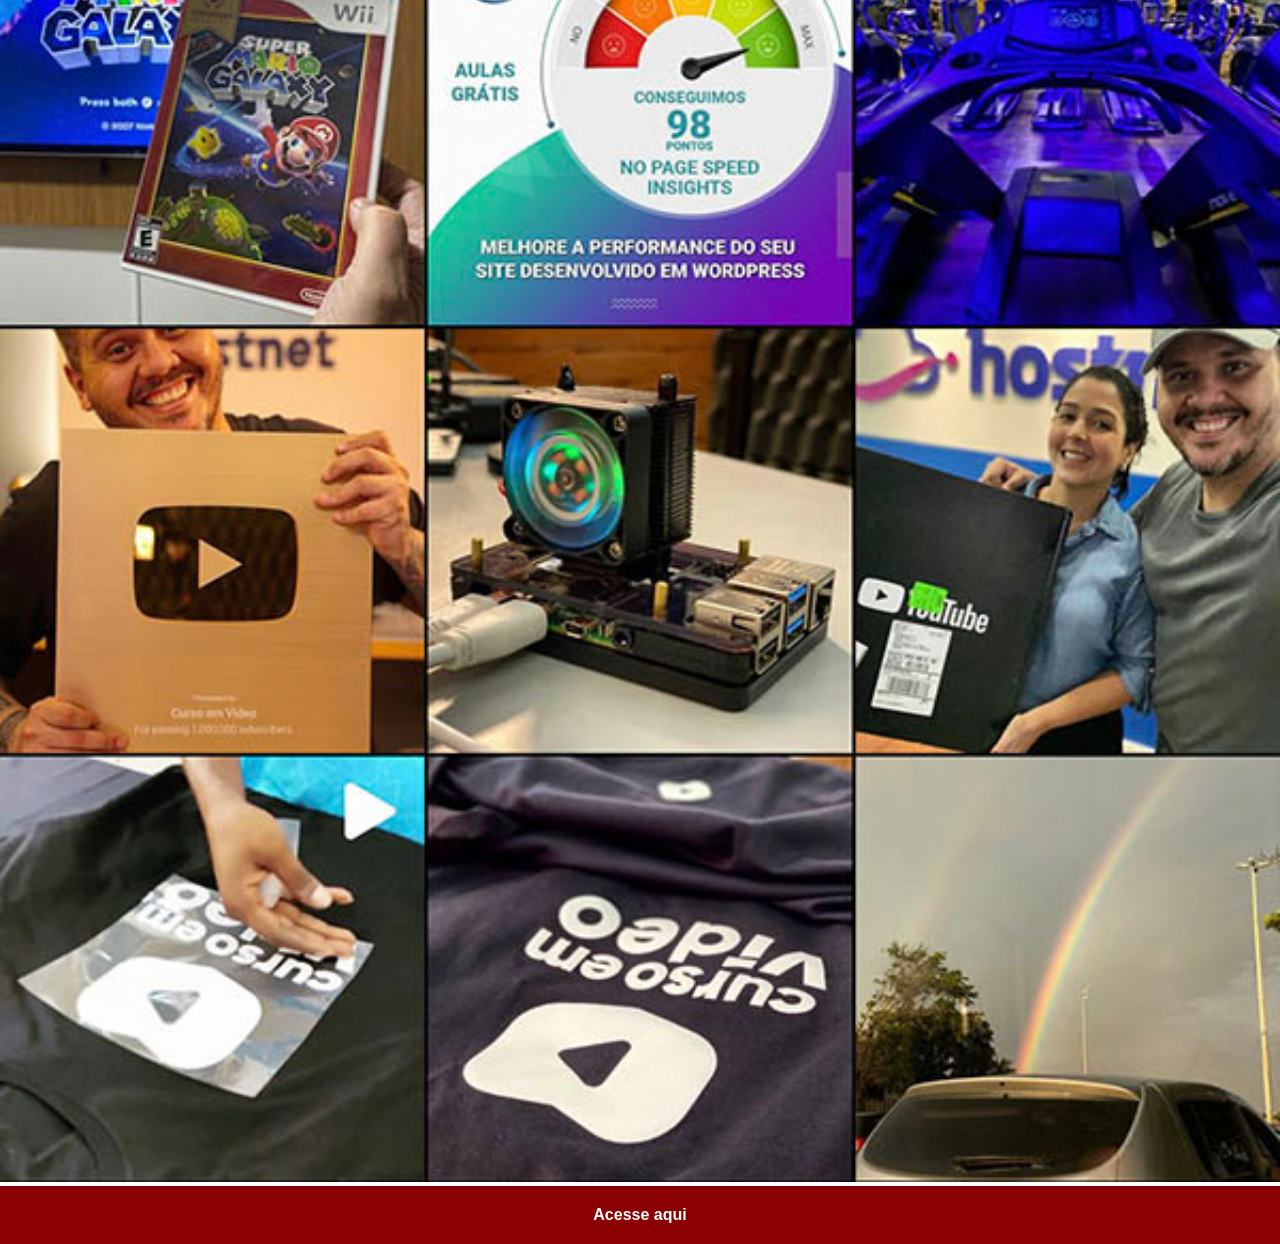
<file: instagram.html>
<!DOCTYPE html>
<html lang="pt-br">
<head>
    <meta charset="UTF-8">
    <meta name="viewport" content="width=device-width, initial-scale=1.0">
    <title>Instagram</title>
    <link rel="stylesheet" href="style/social.css">
</head>
<body>
    <img src="image/tela-instagram.jpg" alt="Intagram">
    <a href="https://www.instagram.com/" target="_blank">Acesse aqui</a>
</body>
</html>
</file>
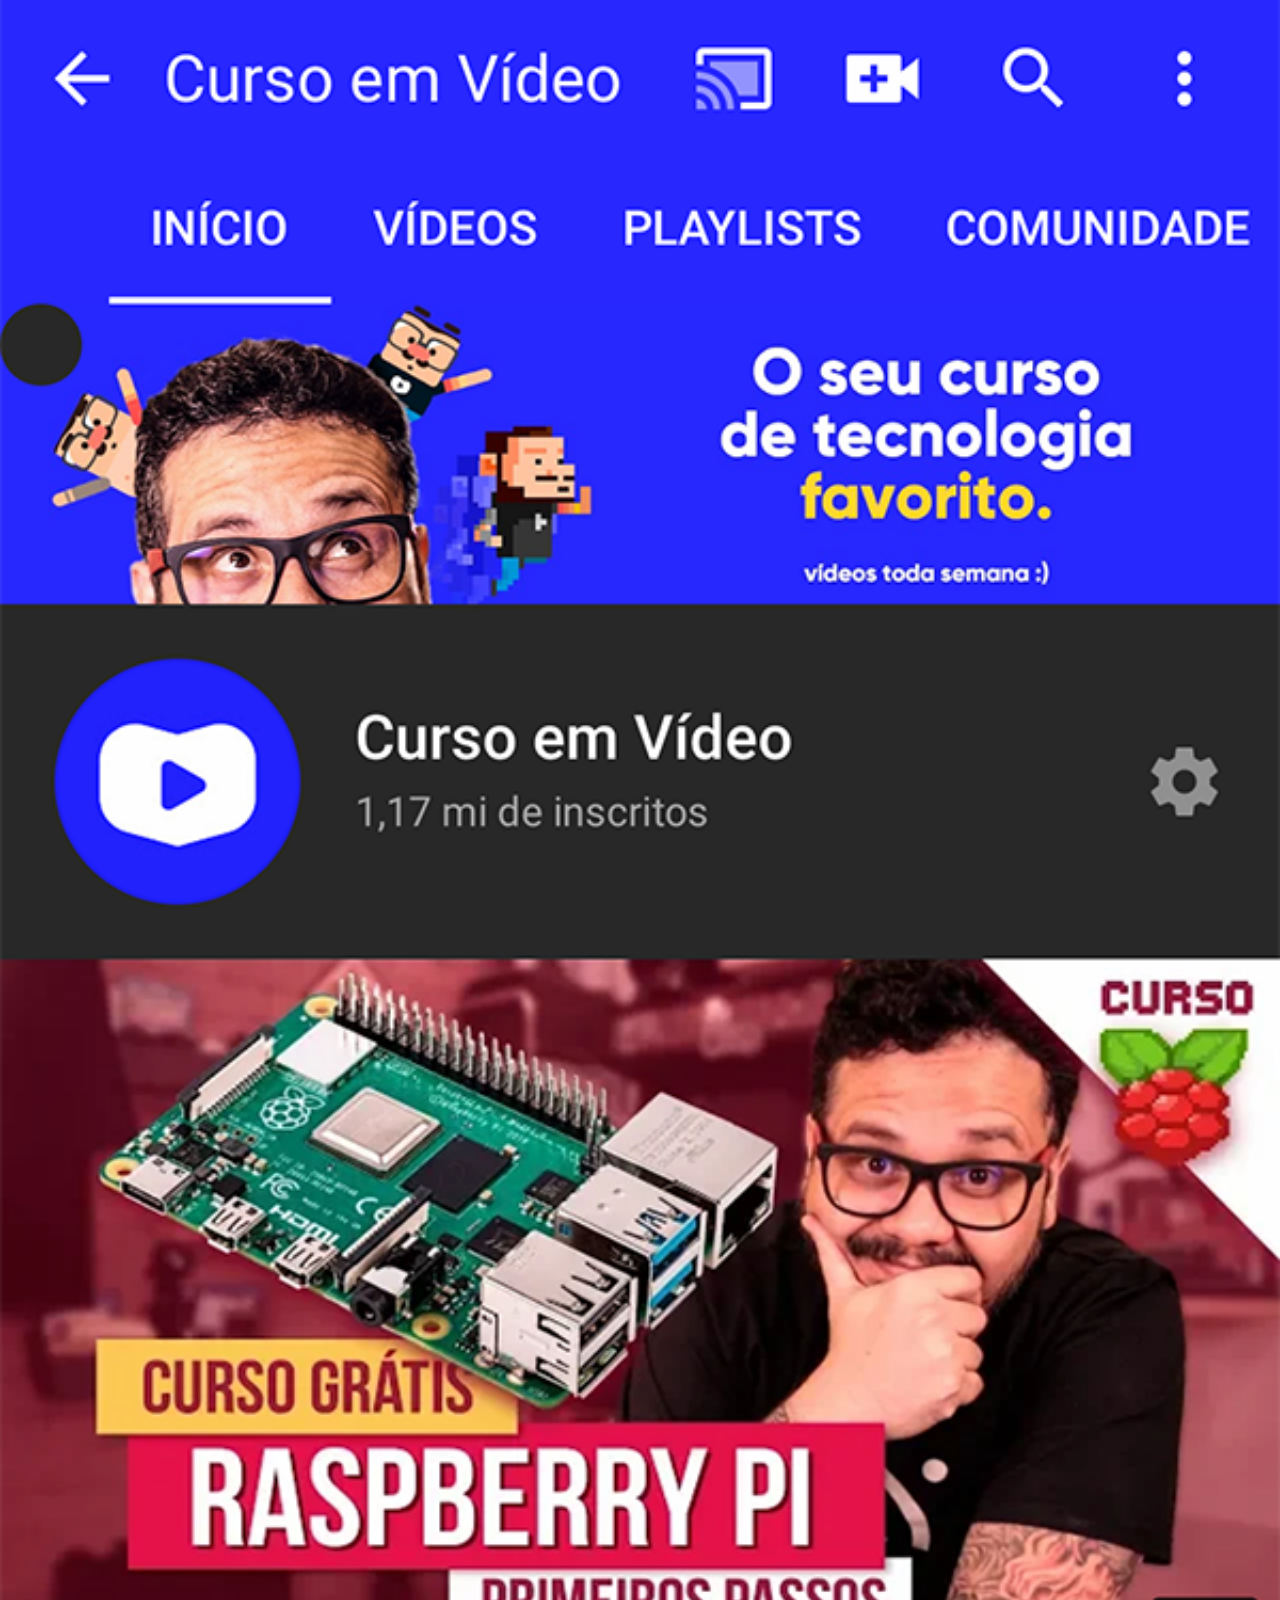
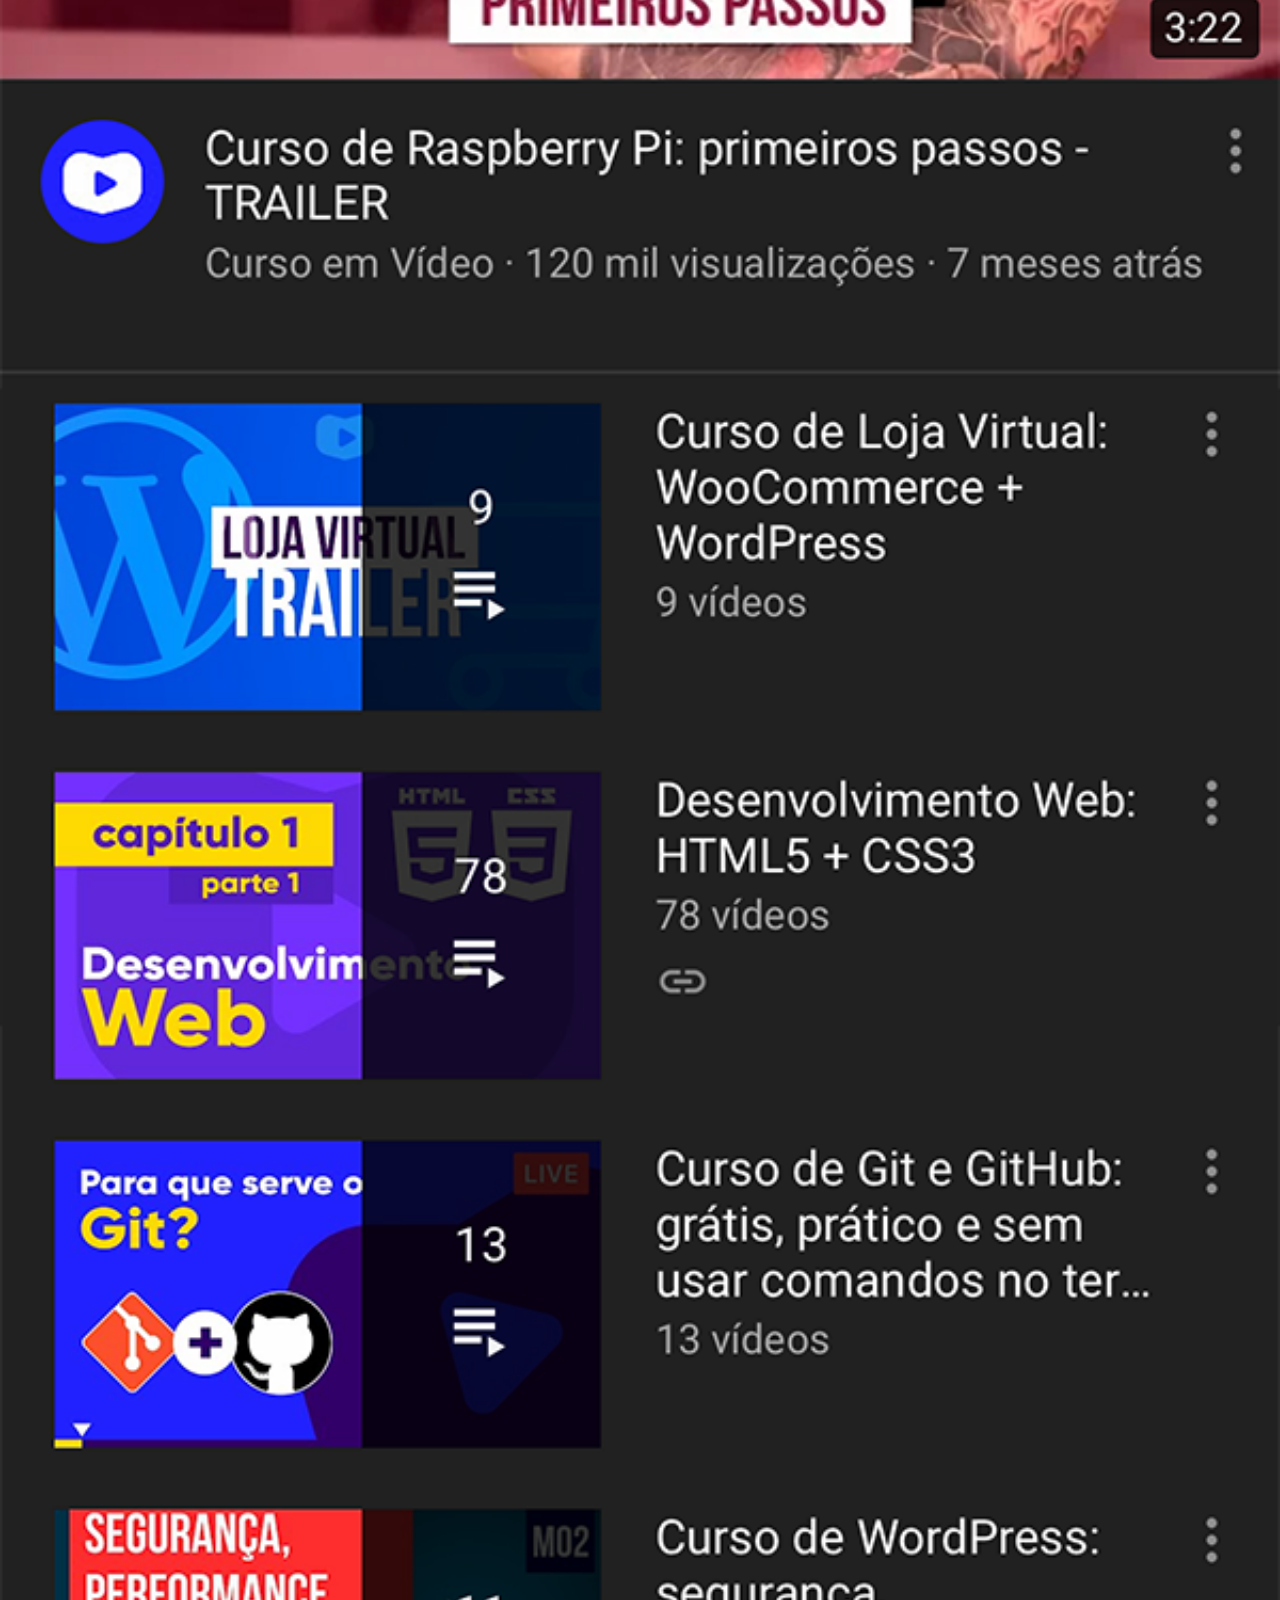
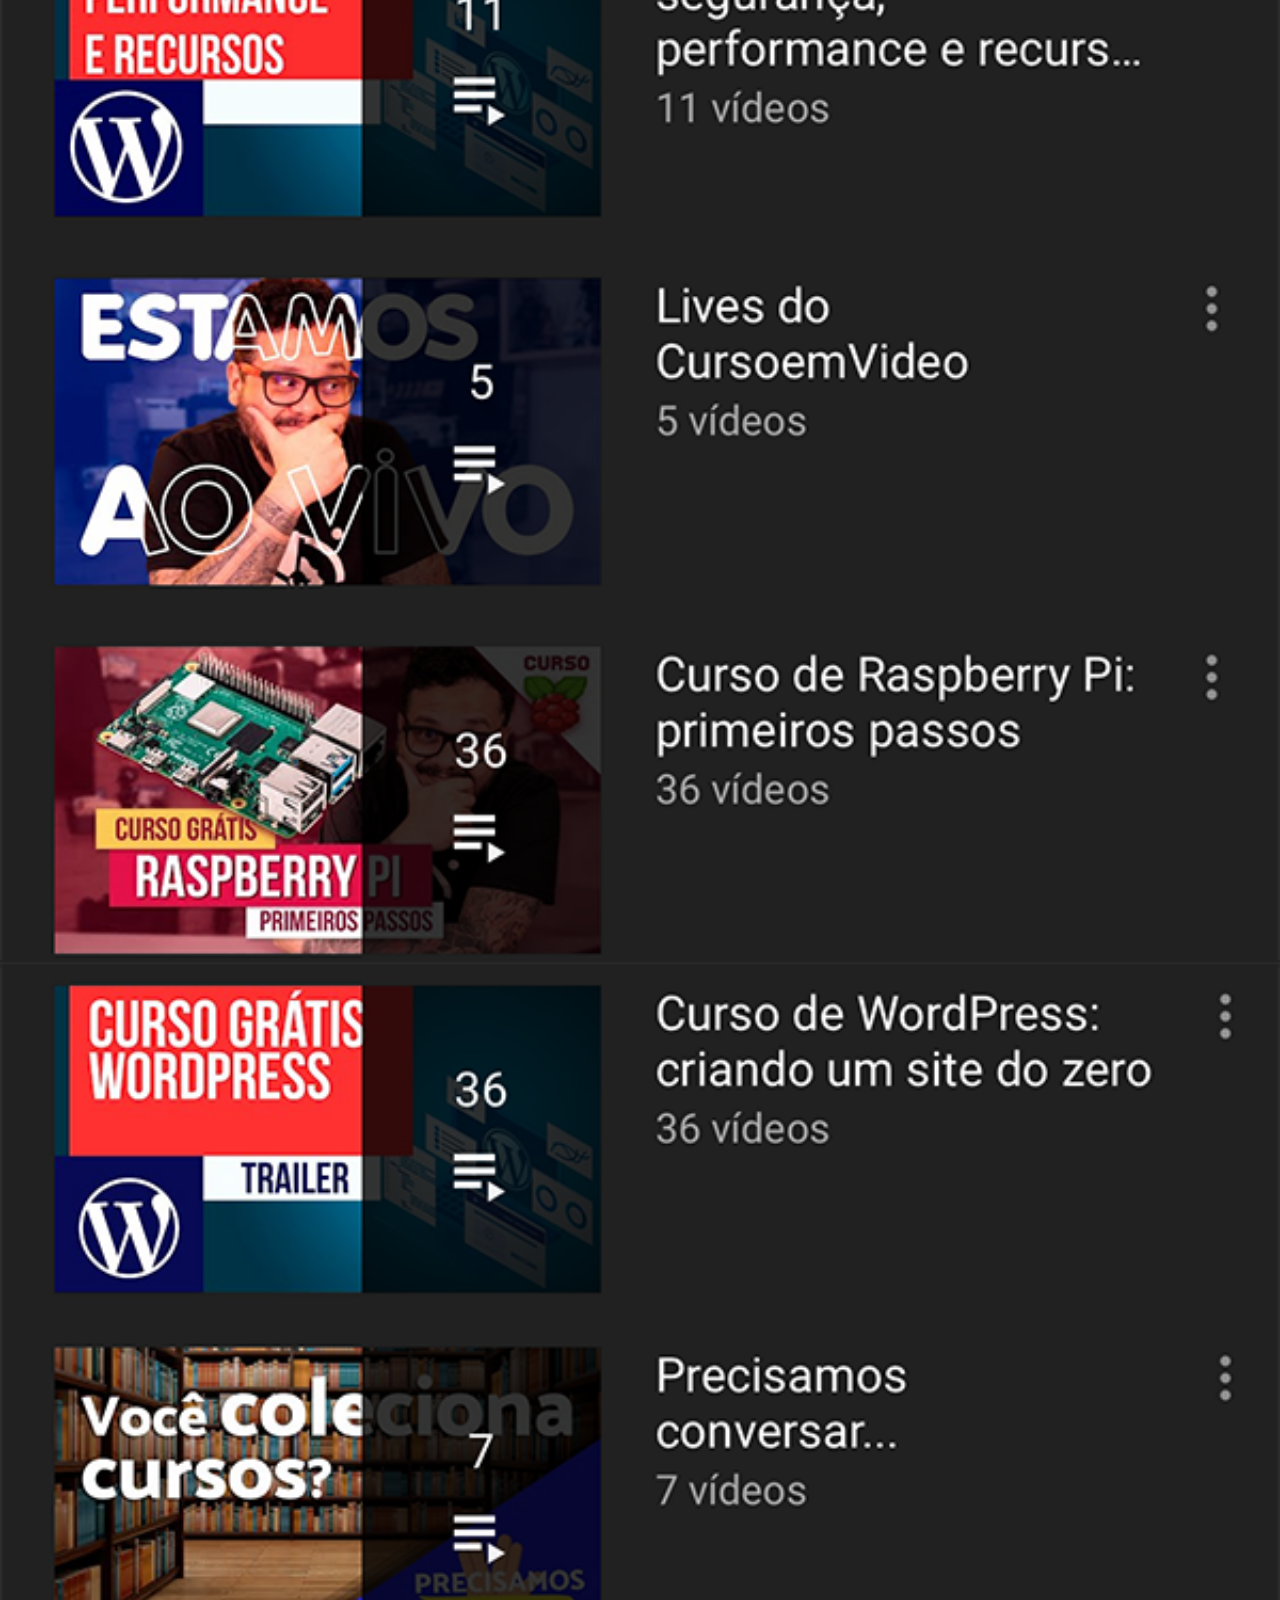
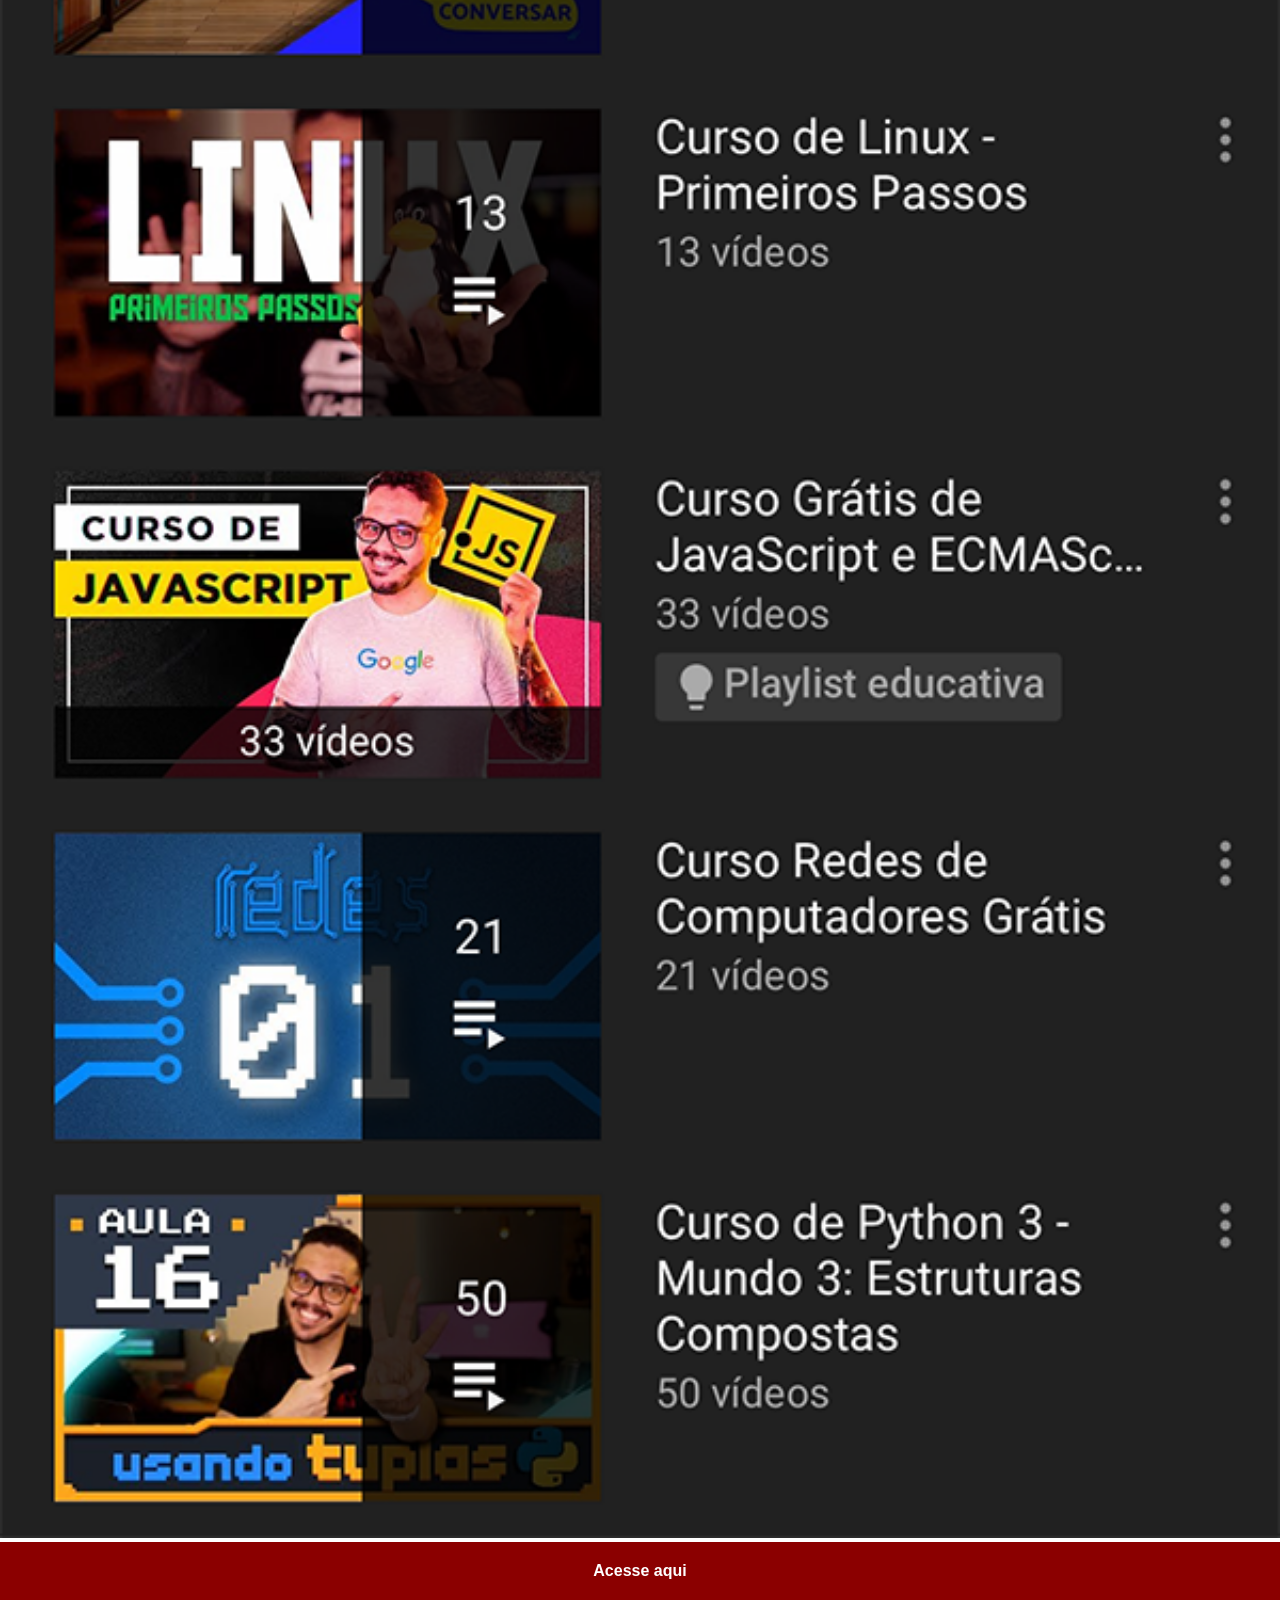
<file: youtube.html>
<!DOCTYPE html>
<html lang="pt-br">
<head>
    <meta charset="UTF-8">
    <meta name="viewport" content="width=device-width, initial-scale=1.0">
    <title>YouTube</title>
    <link rel="stylesheet" href="style/social.css">
</head>
<body>
    <img src="image/tela-youtube.png" alt="YouTube">
    <a href="https://www.youtube.com/@cursoemvideo" target="_blank">Acesse aqui</a>
</body>
</html>
</file>
<file: style/style.css>
@charset "UTF-8";

*{
    margin: 0px;
    padding: 0px;
    font-family: Arial, Helvetica, sans-serif;
}
html, body{
    height: 100vh;
    width: 100vw;
    background-color: black;
}
body{
    background: url('../image/fundo-madeira.jpg') no-repeat top center ;
    background-size: cover;
    background-attachment: fixed;
}
main{
    position: relative;
    height: 100vh;
}
section#telefone{
    position: absolute;
    top: 50%;
    left: 50%;
    transform: translate(-50%, -50%);
    height: 627px;
    width: 311px;
    background: url('../image/frame-iphone.png') no-repeat;
}
section#redes-sociais {
    text-align: right;
}
section#redes-sociais img{
    width: 50px;
    margin: 10px;
    border-radius: 50%;
    box-shadow: 2px 2px 5px rgba(0, 0, 0, 0.479);
    box-sizing: border-box;
    
}
section#redes-sociais img:hover{
    border: 2px solid rgba(255, 255, 255, 0.596);
    transform: translate(-3px, -3px);
    box-shadow: 5px 5px 10px rgba(0, 0, 0, 0.479);
    transition: transform 0.5s border 1s;
}
iframe#tela{
    position: relative;
    top: 80px;
    left: 22px;
    width: 267px;
    height: 471px;
}
</file>
<file: style/social.css>
@charset "UTF 8";

* {
    margin: 0px;
    padding: 0px;
    font-family: Arial, Helvetica, sans-serif;
}

::-webkit-scrollbar {
    width: 0px;
    height: 0px;
}

img {
    width: 100vw;

}

a {
    display: block;
    background-color: darkred;
    color: white;
    padding: 20px;
    text-align: center;
    font-weight: bolder;
    text-decoration: none;
}

a:hover {
    background-color: red;
}
</file>
